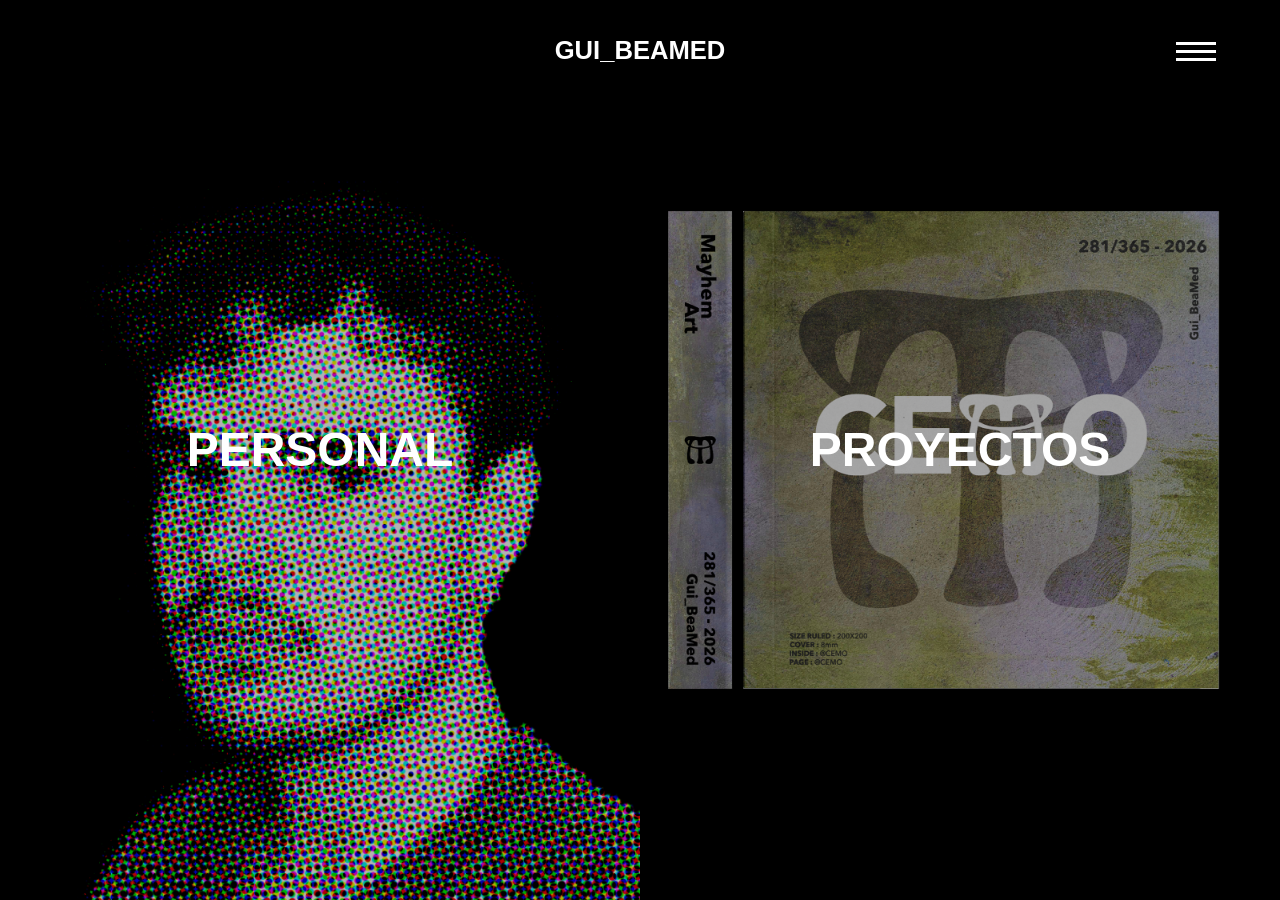
<file: index.html>
<!DOCTYPE html>
<html lang="es-ES">

<head>
    <meta charset="UTF-8">
    <meta name="viewport" content="width=device-width, initial-scale=1">

    <title>GUI_BEAMED</title>
    <meta name="description" content="Artista visual. Fotografía analógica, tipografía, tinta impresa y papel.">

    <!-- Tipografía Work Sans -->
    <link rel="preconnect" href="https://fonts.googleapis.com">
    <link rel="preconnect" href="https://fonts.gstatic.com" crossorigin>
    <link href="https://fonts.googleapis.com/css2?family=Work+Sans:wght@400;700&display=swap" rel="stylesheet">

    <!-- CSS de Splide -->
    <link rel="stylesheet" href="https://cdn.jsdelivr.net/npm/@splidejs/splide@4.1.4/dist/css/splide.min.css">

    <!-- Hoja de estilos propia -->
    <link rel="stylesheet" href="./style.css">
</head>

<body>

    <header id="header" class="header__home">
        <div class="container">
            <div class="header__content">

                <div class="logo logo-home">
                    <h1 class="logo__h1">GUI_BEAMED</h1>
                </div>



                <button class="menu-mobile"
                        type="button"
                        aria-label="Abrir menú"
                        aria-expanded="false"
                        aria-controls="nav">
                    <span class="menu-mobile-icon">
                        <span class="menu-mobile-bar"></span>
                    </span>
                </button>

            </div>

            <nav id="nav" class="navigation">
                <ul class="menu">
                    <li><a href="./personal.html">PERSONAL</a></li>
                    <li><a href="./proyectos.html">PROYECTOS</a></li>
                    <li><a href="#">PORTFOLIO</a></li>
                </ul>
            </nav>
        </div>
    </header>

    <main id="page">
        <section class="slideshow">

            <!-- PANEL PERSONAL -->
            <div id="slide01" class="splide splide__one">
                <a href="./personal.html" class="panel-link">

                    <div class="splide__text">
                        <h2 class="splide__title">Personal</h2>
                    </div>

                    <div class="splide__overlay"></div>

                    <div class="splide__track">
                        <ul class="splide__list">

                            <li class="splide__slide">
                                <div class="splide__image" style="background-image: url(./imgweb/YO.png);"></div>
                           </li>

                            <li class="splide__slide">
                                <div class="splide__image" style="background-image: url('./imgweb/YO.png');"></div>
                            </li>

                            <li class="splide__slide">
                                <div class="splide__image" style="background-image: url('./imgweb/YO.png');"></div>
                            </li>

                            <li class="splide__slide">
                                <div class="splide__image" style="background-image: url('./imgweb/YO.png');"></div>
                            </li>

                            <li class="splide__slide">
                                <div class="splide__image" style="background-image: url('./imgweb/YO.png');"></div>
                            </li>

                        </ul>
                    </div>

                </a>
            </div>

            <!-- PANEL PROYECTOS -->
            <div id="slide02" class="splide splide__two">

                <a href="./proyectos.html" class="panel-link">

                    <div class="splide__text">
                        <h2 class="splide__title">Proyectos</h2>
                    </div>

                    <div class="splide__overlay"></div>

                    <div class="splide__track">
                        <ul class="splide__list">

                            <li class="splide__slide">
                                <div class="splide__image" style="background-image: url('./imgweb/CEMOpng.png');"></div>
                            </li>

                            <li class="splide__slide">
                                <div class="splide__image" style="background-image: url('./imgweb/LPDM.png');"></div>
                            </li>

                            <li class="splide__slide">
                                <div class="splide__image" style="background-image: url('./imgweb/RIAL.png');"></div>
                            </li>

                            <li class="splide__slide">
                                <div class="splide__image" style="background-image: url('./imgweb/STARSTABS.png');"></div>
                            </li>

                            <li class="splide__slide">
                                <div class="splide__image" style="background-image: url('./imgweb/TarjetaCRB.png');"></div>

                        </ul>
                    </div>

                </a>
            </div>

        </section>
    </main>

    <!-- JavaScript de Splide -->
    <script src="https://cdn.jsdelivr.net/npm/@splidejs/splide@4.1.4/dist/js/splide.min.js"></script>

    <script>
        // Carrusel Personal
        new Splide("#slide01", {
            type: "loop",
            perPage: 1,
            perMove: 1,
            autoplay: true,
            interval: 3500,
            speed: 1000,
            arrows: false,
            pagination: false,
            drag: true,
            pauseOnHover: false,
            pauseOnFocus: false,
            rewind: false
        }).mount();

        // Carrusel Proyectos
        new Splide("#slide02", {
            type: "loop",
            perPage: 1,
            perMove: 1,
            autoplay: true,
            interval: 3500,
            speed: 1000,
            arrows: false,
            pagination: false,
            drag: true,
            pauseOnHover: false,
            pauseOnFocus: false,
            rewind: false
        }).mount();

        // Menú móvil
        const menuButton = document.querySelector(".menu-mobile");
        const navigation = document.querySelector("#nav");

        menuButton.addEventListener("click", function () {
            const isOpen = navigation.classList.toggle("open");

            menuButton.classList.toggle("close", isOpen);
            menuButton.setAttribute("aria-expanded", isOpen);
            menuButton.setAttribute(
                "aria-label",
                isOpen ? "Cerrar menú" : "Abrir menú"
            );
        });
    </script>

</body>
</html>
</file>
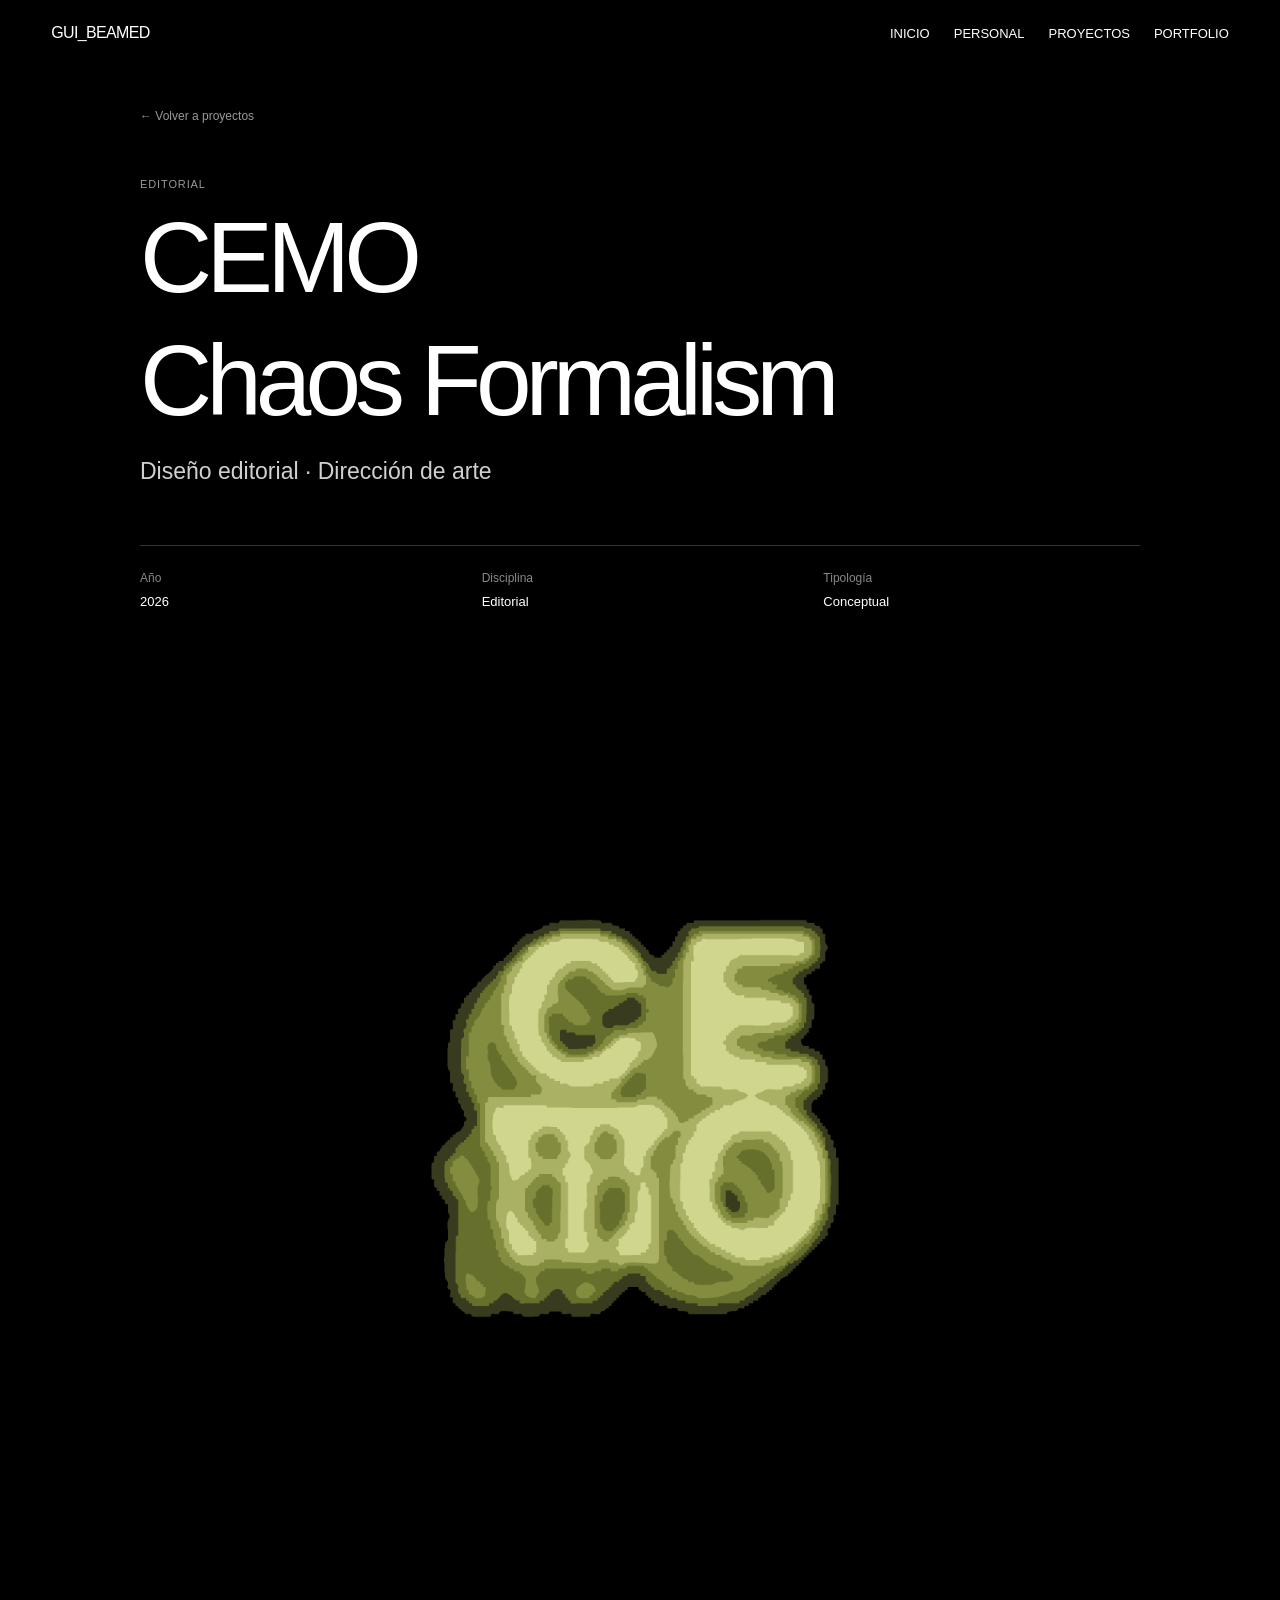
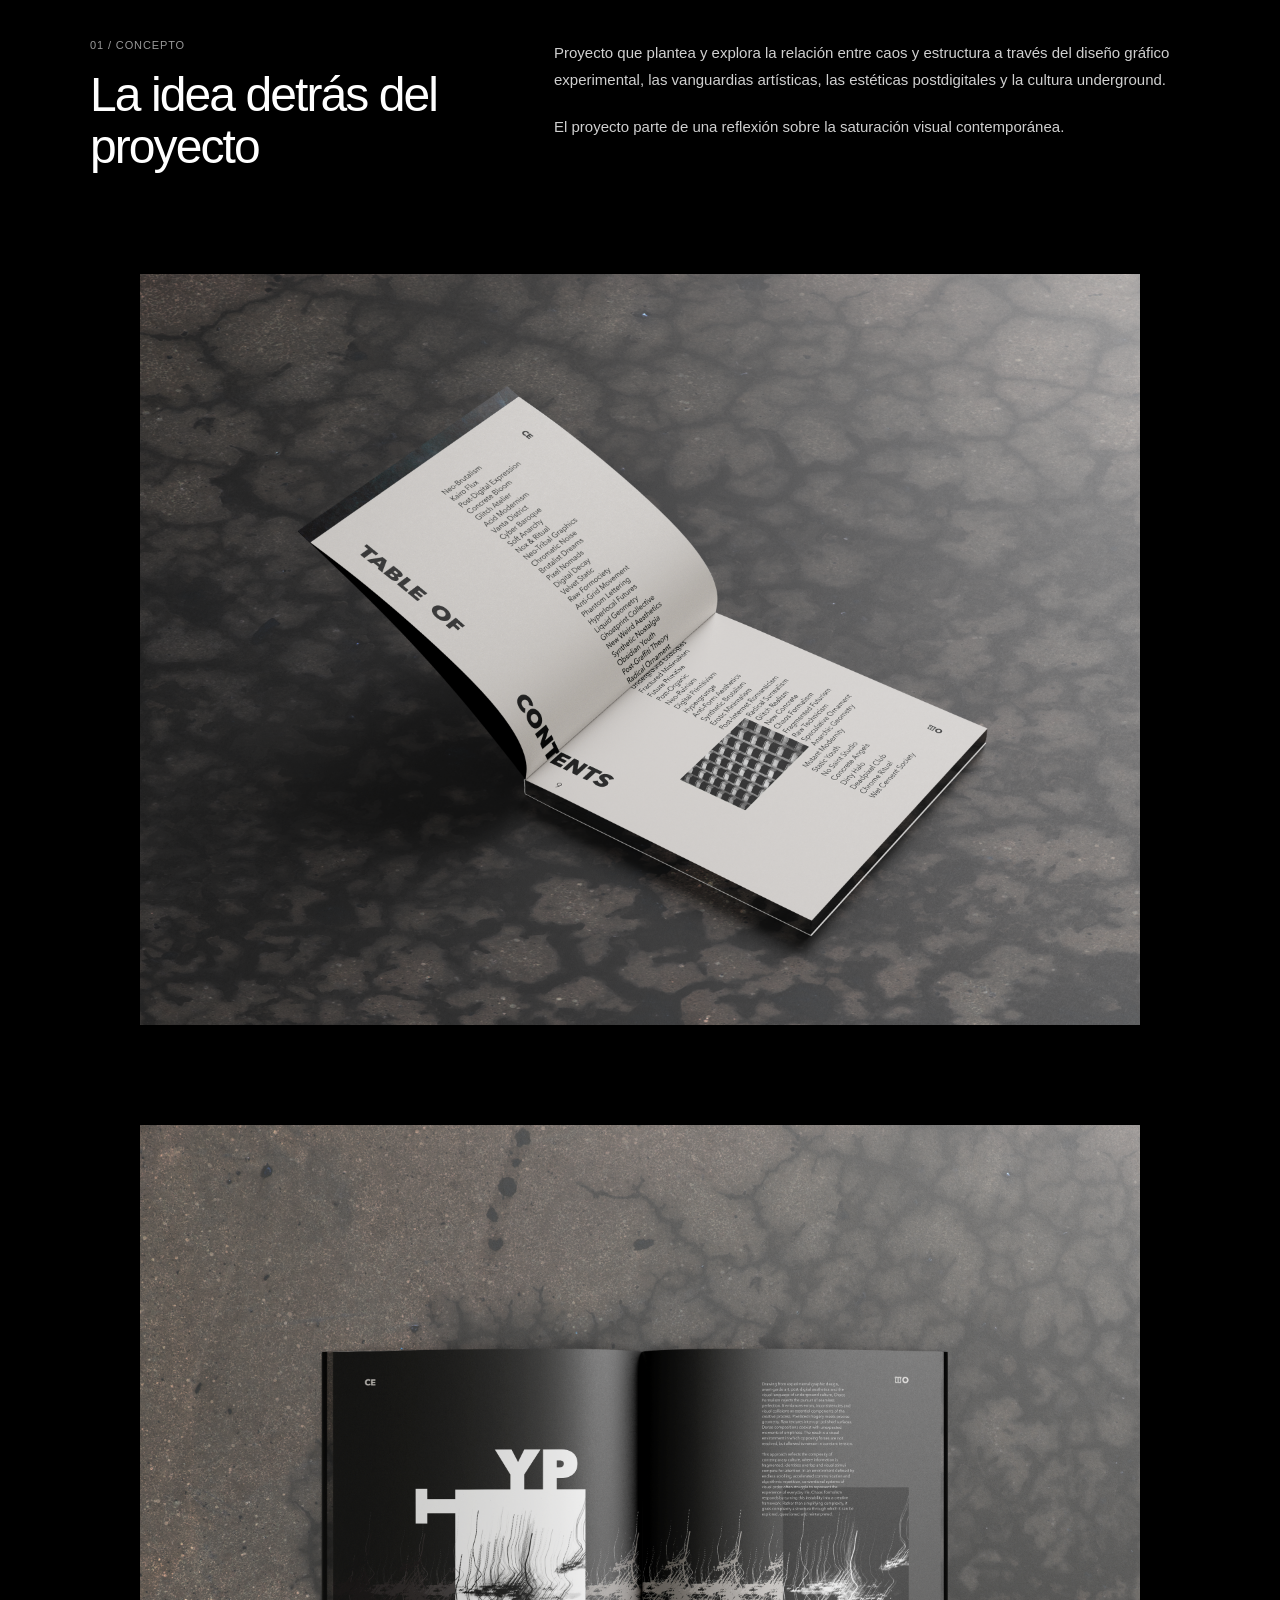
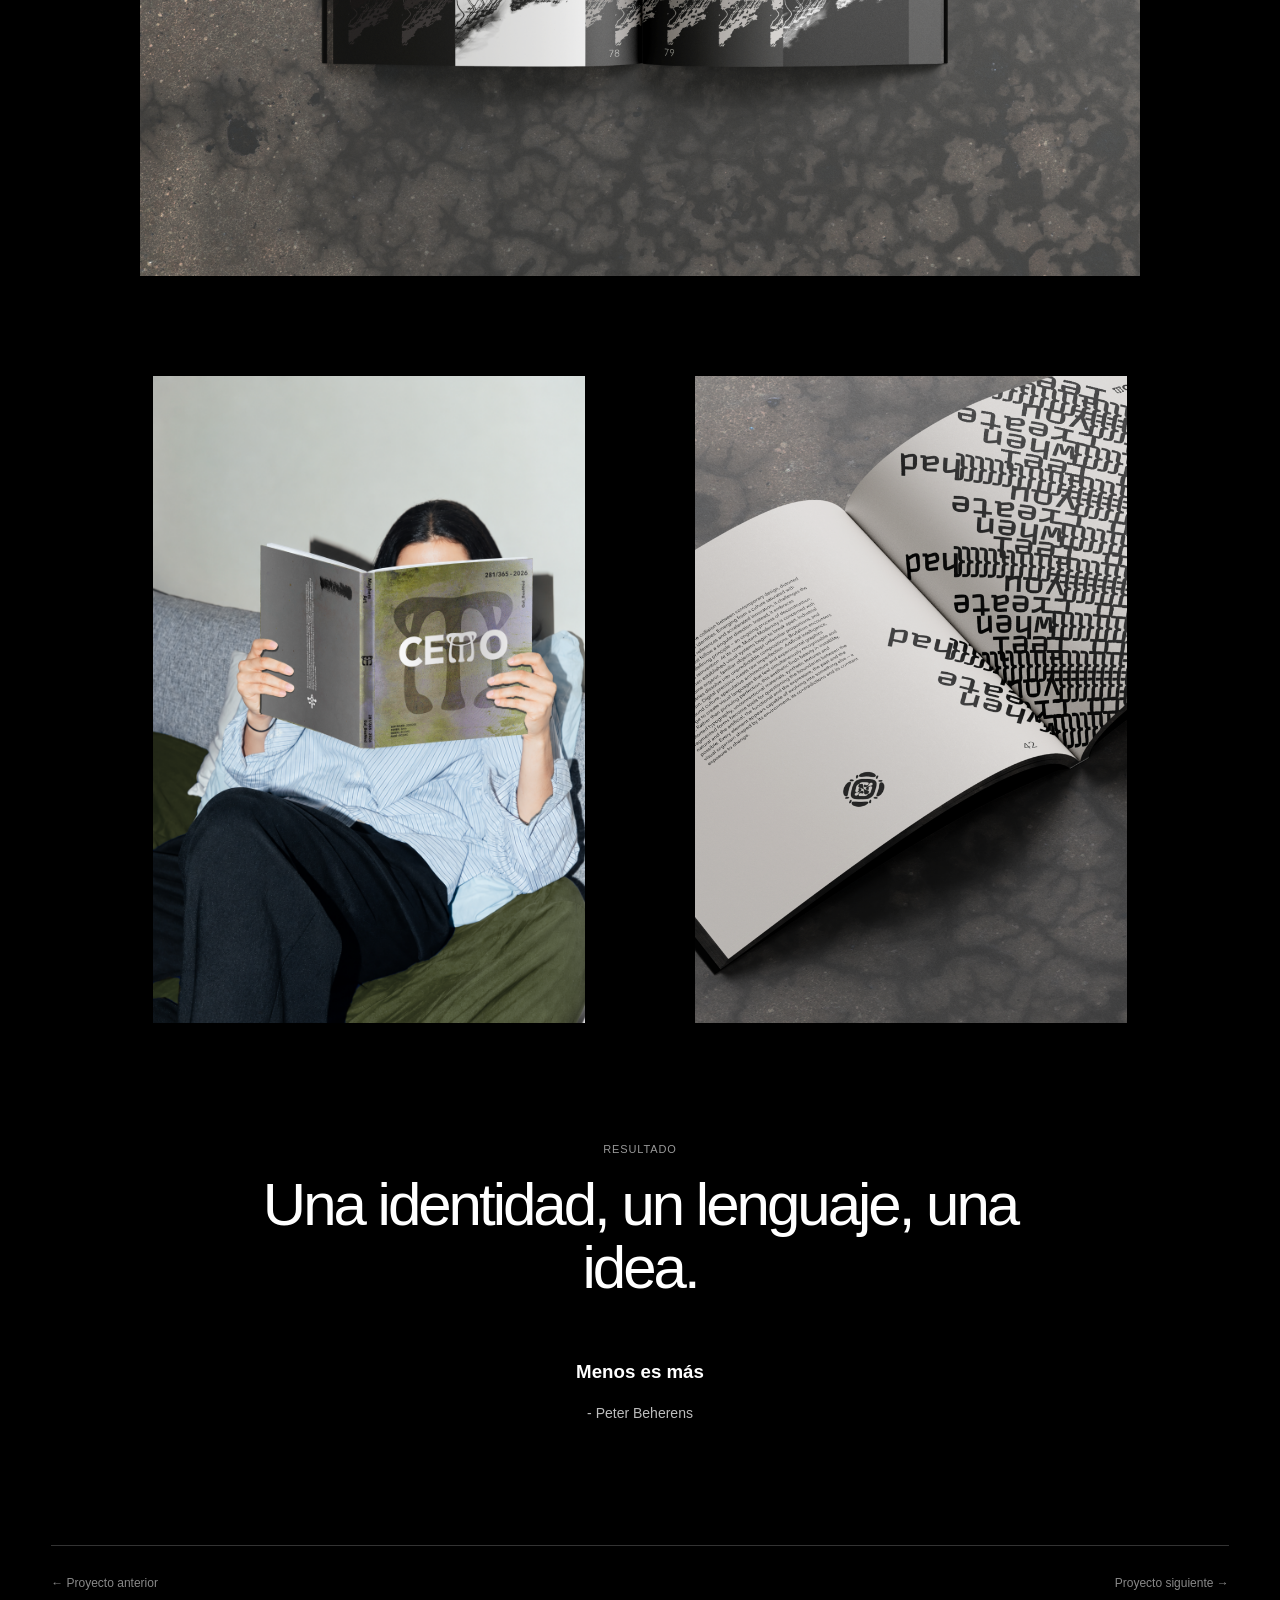
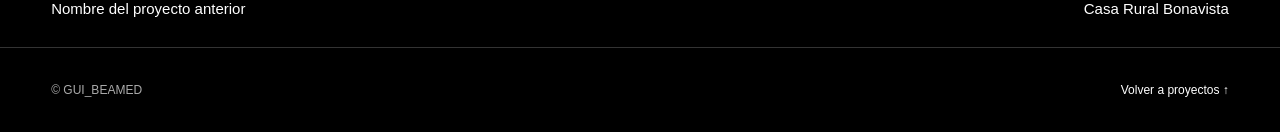
<file: cemo.html>
<!DOCTYPE html>
<html lang="es">

<head>
    <meta charset="UTF-8">
    <meta name="viewport" content="width=device-width, initial-scale=1.0">

    <title>CEMO — GUI_BEAMED</title>
    <meta name="description" content="Descripción del proyecto de diseño.">

    <!-- Tipografía -->
    <link rel="preconnect" href="https://fonts.googleapis.com">
    <link rel="preconnect" href="https://fonts.gstatic.com" crossorigin>
    <link href="https://fonts.googleapis.com/css2?family=Work+Sans:wght@400;500;700&display=swap" rel="stylesheet">

    <!-- CSS compartido por todos los proyectos -->
    <link rel="stylesheet" href="./cemostyle.css">
</head>

<body>

    <!-- CABECERA: misma estética que Proyectos -->
    <header class="cabecera-proyectos">

        <a href="./index.html" class="logo">GUI_BEAMED</a>

        <nav class="menu">
            <a href="./index.html">INICIO</a>
            <a href="./personal.html" aria-current="page">PERSONAL</a>
            <a href="./proyectos.html">PROYECTOS</a>
            <a href="#">PORTFOLIO</a>
        </nav>

    </header>

    <!-- CONTENIDO DEL PROYECTO -->
    <main class="detalle-proyecto">

        <!-- Presentación -->
        <section class="proyecto-intro">

            <a href="./proyectos.html" class="volver-proyectos">
                ← Volver a proyectos
            </a>

            <p class="proyecto-categoria">EDITORIAL</p>

            <h1>CEMO</h1>
            <h1>Chaos Formalism</h1>

            <p class="proyecto-resumen">
                Diseño editorial · Dirección de arte
            </p>

            <div class="proyecto-datos">
                <div>
                    <span class="dato-label">Año</span>
                    <p>2026</p>
                </div>

                <div>
                    <span class="dato-label">Disciplina</span>
                    <p>Editorial</p>
                </div>

                <div>
                    <span class="dato-label">Tipología</span>
                    <p>Conceptual</p>
                </div>
            </div>

        </section>

        <!-- Imagen principal -->
        <section class="proyecto-portada">
            <img
                src="./imgweb/img_cemo/imgcemo-05.png"
                alt="Imagen principal del proyecto">
        </section>

        <!-- Descripción del concepto -->
        <section class="proyecto-bloque">

            <div class="proyecto-bloque-titulo">
                <p class="proyecto-etiqueta">01 / CONCEPTO</p>
                <h2>La idea detrás del proyecto</h2>
            </div>

            <div class="proyecto-bloque-texto">
                <p>
                    Proyecto que plantea y explora la relación entre caos y estructura a través del diseño gráfico experimental, las vanguardias artísticas, las estéticas postdigitales y la cultura underground.
                </p>

                <p>
                    El proyecto parte de una reflexión sobre la saturación visual contemporánea.
                </p>
            </div>

        </section>

        <!-- Imagen a ancho completo -->
        <section class="proyecto-imagen">
            <img
                src="./imgweb/img_cemo/Free_Book_Mockup_3.png"
                alt="Detalle visual del proyecto">
        </section>

        <!-- Segunda imagen a ancho completo -->
        <section class="proyecto-imagen">
            <img
                src="./imgweb/img_cemo/Free_Book_Mockup_6.png"
                alt="Detalle visual del proyecto">
        </section>

        <!-- Galería de imágenes -->
        <section class="proyecto-galeria">

            <img
                src="./imgweb/img_cemo/tialeyendo.png"
                alt="Primera aplicación del proyecto">

            <img
                src="./imgweb/img_cemo/primerplano.png"
                alt="Segunda aplicación del proyecto">

        </section>

        <!-- Cierre -->
        <section class="proyecto-cierre">

            <p class="proyecto-etiqueta">RESULTADO</p>

            <h2>Una identidad, un lenguaje, una idea.</h2>
<br>
            <h3>Menos es más</h3>
            <p>- Peter Beherens</p>

        </section>

        <!-- Navegación entre proyectos -->
        <nav class="proyecto-navegacion" aria-label="Navegación entre proyectos">

            <a href="proyecto-anterior.html">
                <span>← Proyecto anterior</span>
                <strong>Nombre del proyecto anterior</strong>
            </a>

            <a href="./crb.html" class="proyecto-siguiente">
                <span>Proyecto siguiente →</span>
                <strong>Casa Rural Bonavista</strong>
            </a>

        </nav>

    </main>

    <!-- PIE DE PÁGINA -->
    <footer class="pie">
        <span>© GUI_BEAMED</span>
        <a href="proyectos.html">Volver a proyectos ↑</a>
    </footer>

</body>
</html>
</file>
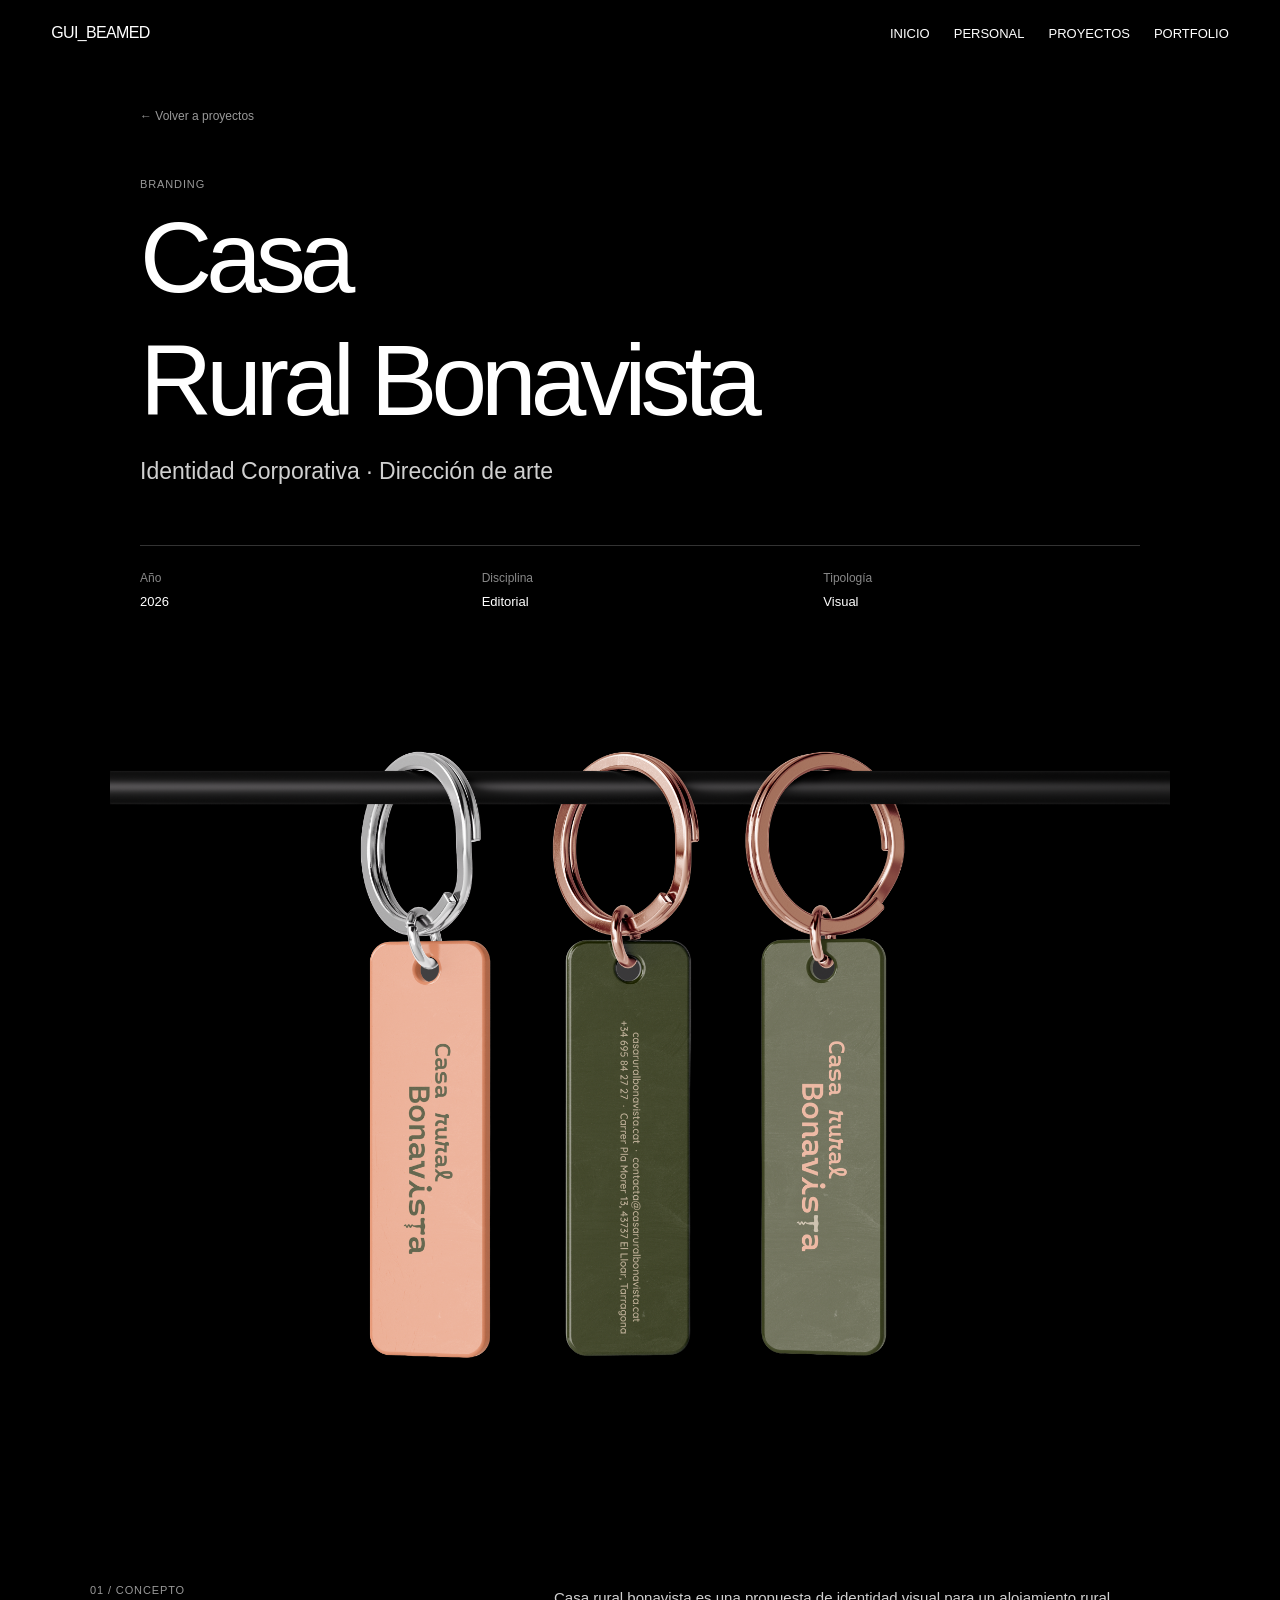
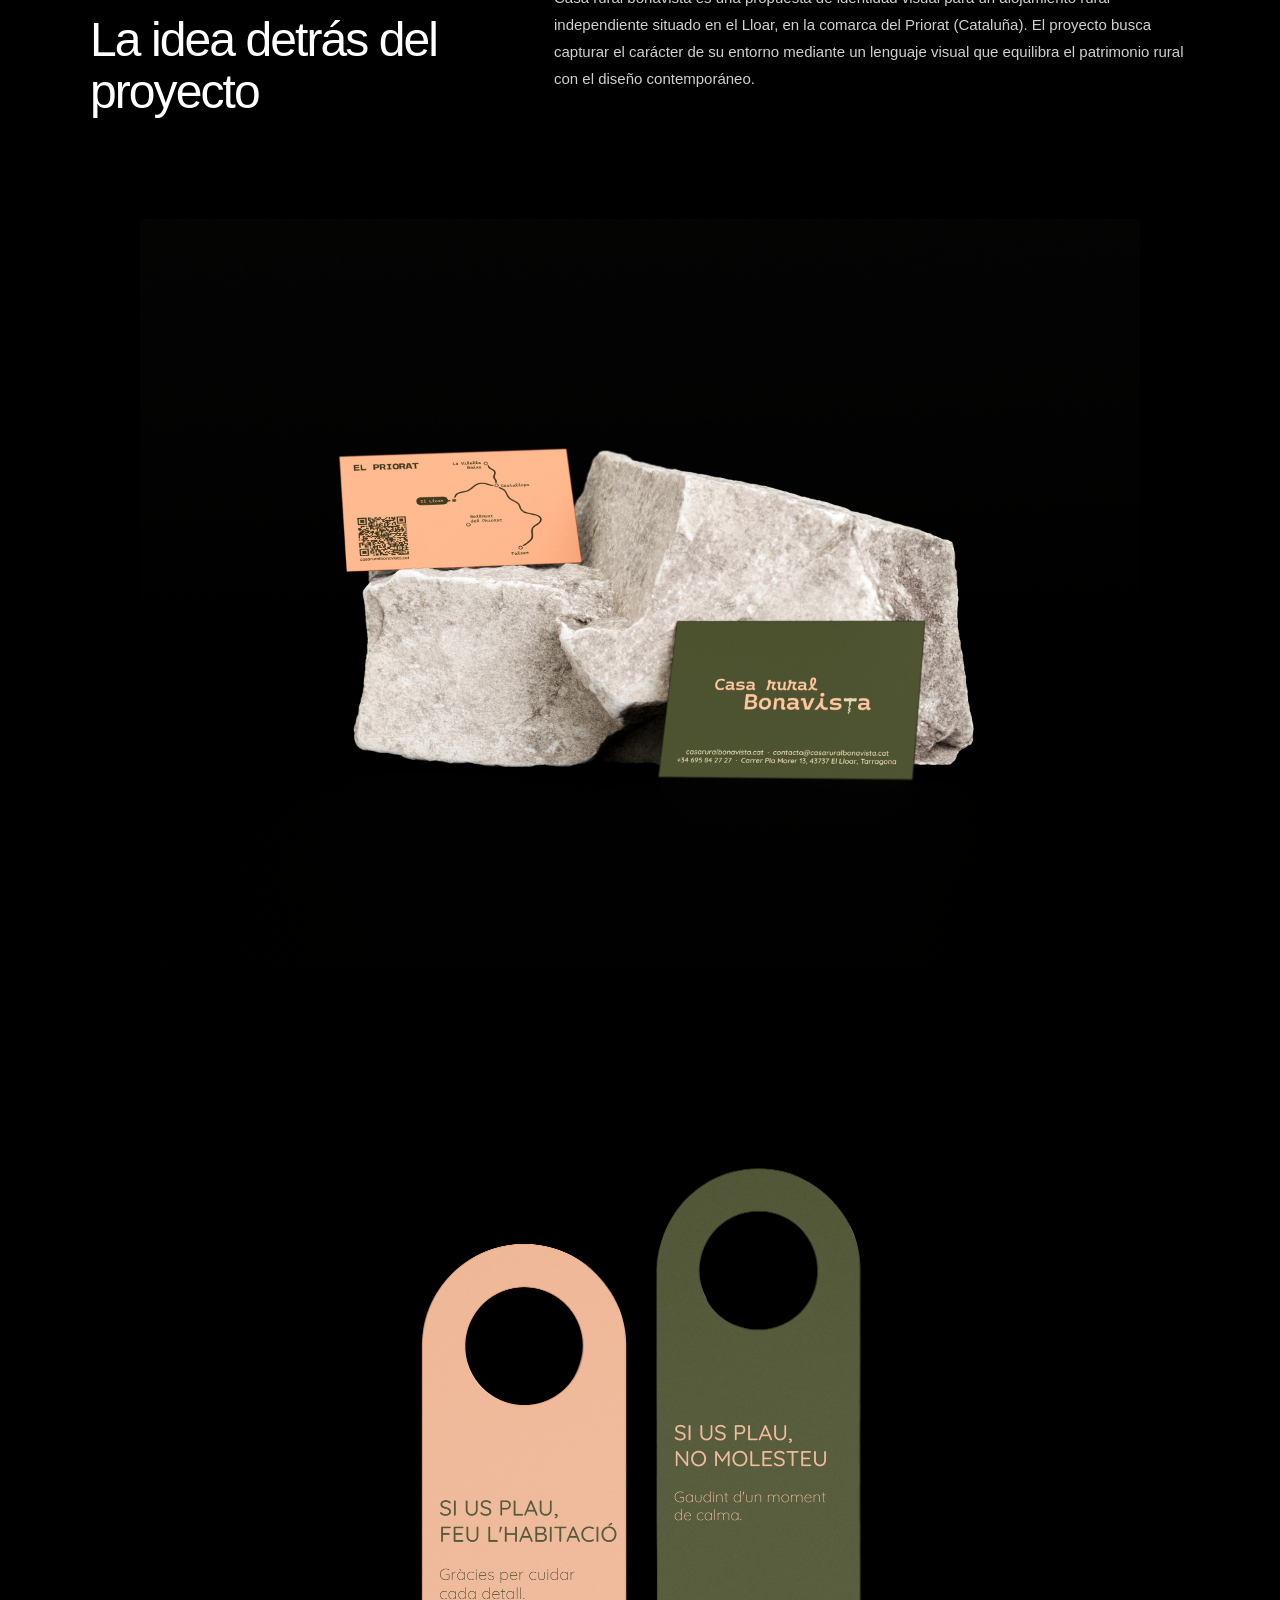
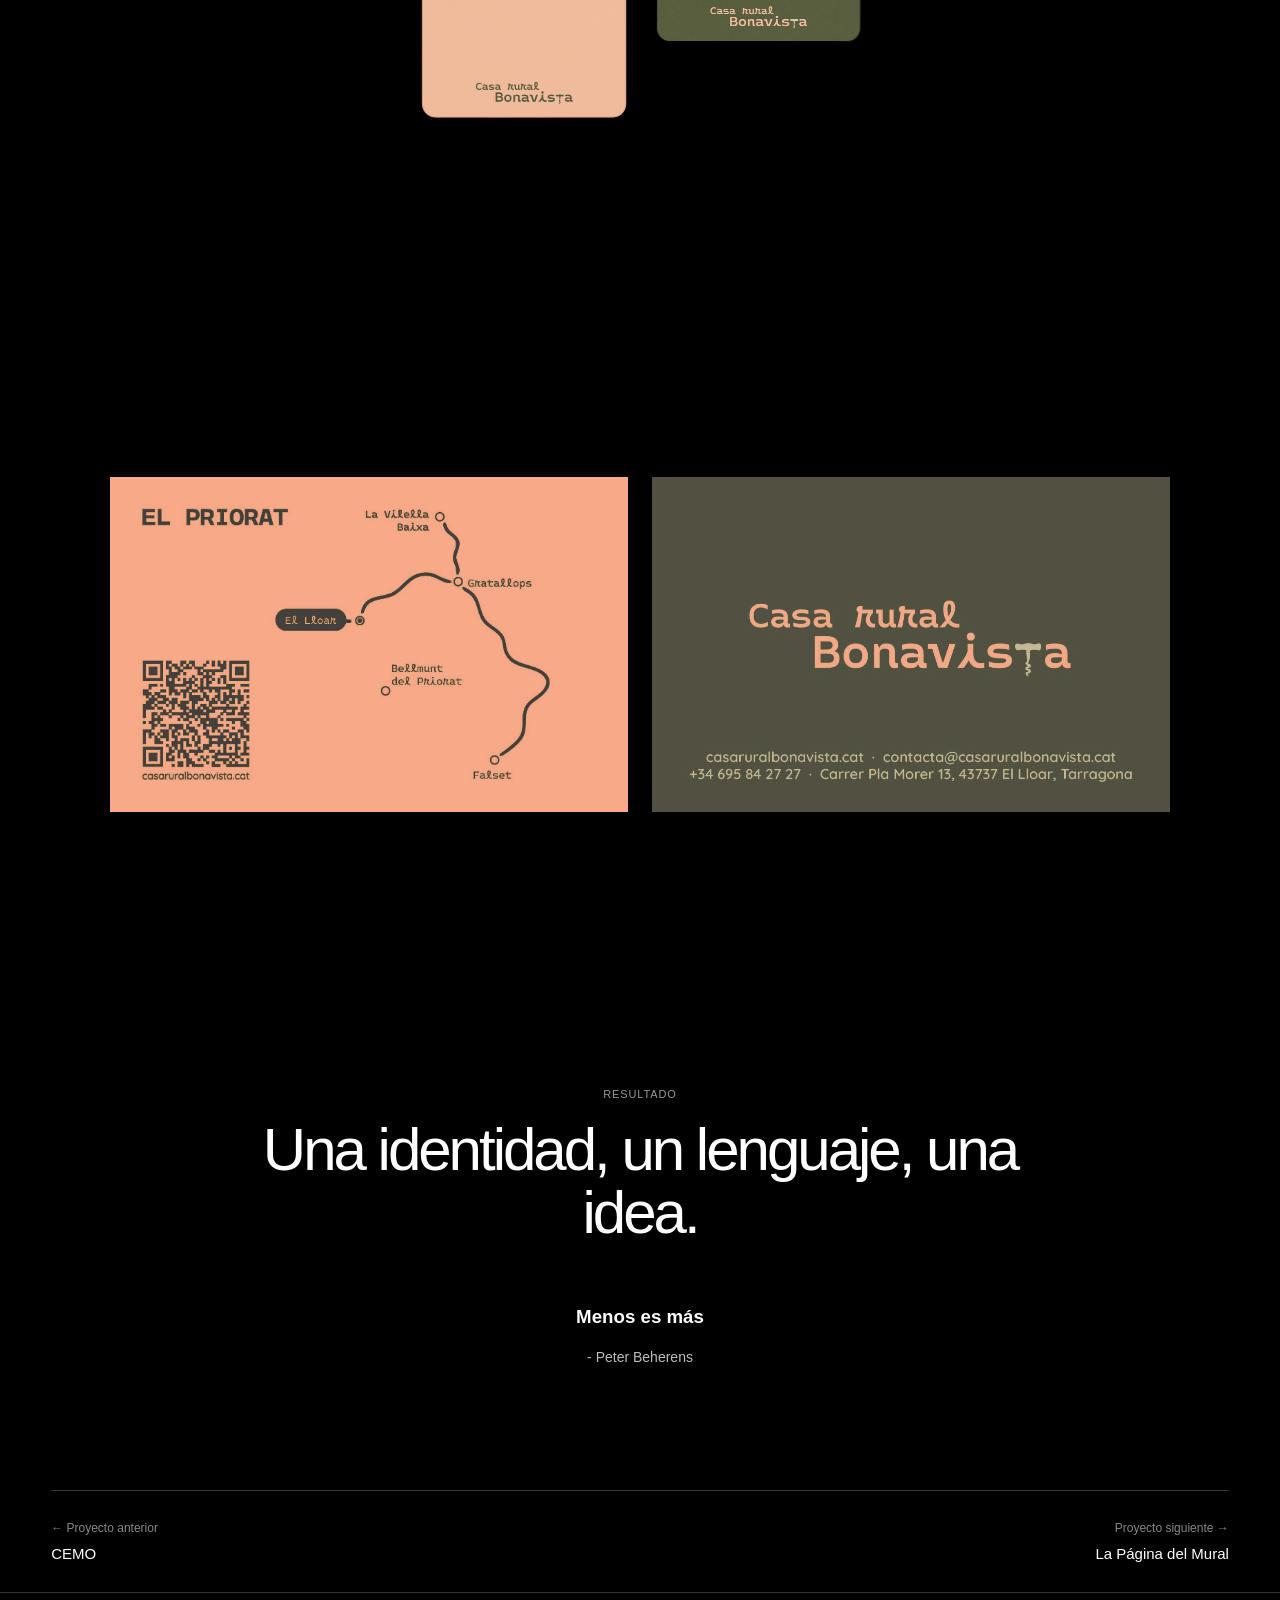
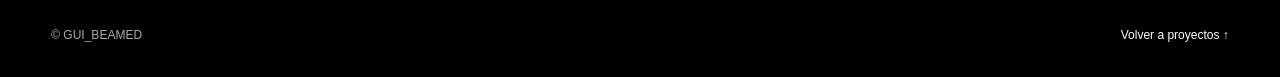
<file: crb.html>
<!DOCTYPE html>
<html lang="es">

<head>
    <meta charset="UTF-8">
    <meta name="viewport" content="width=device-width, initial-scale=1.0">

    <title>Casa Rural Bonavista — GUI_BEAMED</title>
    <meta name="description" content="Descripción del proyecto de diseño.">

    <!-- Tipografía -->
    <link rel="preconnect" href="https://fonts.googleapis.com">
    <link rel="preconnect" href="https://fonts.gstatic.com" crossorigin>
    <link href="https://fonts.googleapis.com/css2?family=Work+Sans:wght@400;500;700&display=swap" rel="stylesheet">

    <!-- CSS compartido por todos los proyectos -->
    <link rel="stylesheet" href="./cemostyle.css">
</head>

<body>

    <!-- CABECERA: misma estética que Proyectos -->
    <header class="cabecera-proyectos">

        <a href="./index.html" class="logo">GUI_BEAMED</a>

        <nav class="menu">
            <a href="./index.html">INICIO</a>
            <a href="./personal.html" aria-current="page">PERSONAL</a>
            <a href="./proyectos.html">PROYECTOS</a>
            <a href="#">PORTFOLIO</a>
        </nav>

    </header>

    <!-- CONTENIDO DEL PROYECTO -->
    <main class="detalle-proyecto">

        <!-- Presentación -->
        <section class="proyecto-intro">

            <a href="./proyectos.html" class="volver-proyectos">
                ← Volver a proyectos
            </a>

            <p class="proyecto-categoria">BRANDING</p>

            <h1>Casa</h1>
            <h1>Rural Bonavista</h1>

            <p class="proyecto-resumen">
                Identidad Corporativa · Dirección de arte
            </p>

            <div class="proyecto-datos">
                <div>
                    <span class="dato-label">Año</span>
                    <p>2026</p>
                </div>

                <div>
                    <span class="dato-label">Disciplina</span>
                    <p>Editorial</p>
                </div>

                <div>
                    <span class="dato-label">Tipología</span>
                    <p>Visual</p>
                </div>
            </div>

        </section>

        <!-- Imagen principal -->
        <section class="proyecto-portada">
            <img
                src="./imgweb/img_crb/Simple_Keychain_Mockup_55.png"
                alt="Imagen principal del proyecto">
        </section>

        <!-- Descripción del concepto -->
        <section class="proyecto-bloque">

            <div class="proyecto-bloque-titulo">
                <p class="proyecto-etiqueta">01 / CONCEPTO</p>
                <h2>La idea detrás del proyecto</h2>
            </div>

            <div class="proyecto-bloque-texto">
                <p>
               Casa rural bonavista es una propuesta de identidad visual para un alojamiento rural independiente situado en el Lloar, en la comarca del Priorat (Cataluña). 
El proyecto busca capturar el carácter de su entorno mediante un lenguaje visual que equilibra el patrimonio rural con el diseño contemporáneo.
                </p>
            </div>

        </section>

        <!-- Imagen a ancho completo -->
        <section class="proyecto-imagen">
            <img
                src="./imgweb/img_crb/Free_Business_Card_Mockup_3.png"
                alt="Detalle visual del proyecto">
        </section>

        <!-- Segunda imagen a ancho completo -->
        <section class="proyecto-imagen">
            <img
                src="./imgweb/img_crb/Free_Door_Hanger_Mockup_3.png"
                alt="Detalle visual del proyecto">
        </section>

        <!-- Galería de imágenes -->
        <section class="proyecto-galeria">

            <img
                src="./imgweb/img_crb/TarjetaVisita_CasaBONAVISTA-05.jpg"
                alt="Primera aplicación del proyecto">

            <img
                src="./imgweb/img_crb/TarjetaVisita_CasaBONAVISTA-04.jpg"
                alt="Segunda aplicación del proyecto">

        </section>

        <!-- Cierre -->
        <section class="proyecto-cierre">

            <p class="proyecto-etiqueta">RESULTADO</p>

            <h2>Una identidad, un lenguaje, una idea.</h2>
<br>
            <h3>Menos es más</h3>
            <p>- Peter Beherens</p>

        </section>

        <!-- Navegación entre proyectos -->
        <nav class="proyecto-navegacion" aria-label="Navegación entre proyectos">

            <a href="./cemo.html">
                <span>← Proyecto anterior</span>
                <strong>CEMO</strong>
            </a>

            <a href="./lpdm.html" class="proyecto-siguiente">
                <span>Proyecto siguiente →</span>
                <strong>La Página del Mural</strong>
            </a>

        </nav>

    </main>

    <!-- PIE DE PÁGINA -->
    <footer class="pie">
        <span>© GUI_BEAMED</span>
        <a href="proyectos.html">Volver a proyectos ↑</a>
    </footer>

</body>
</html>
</file>
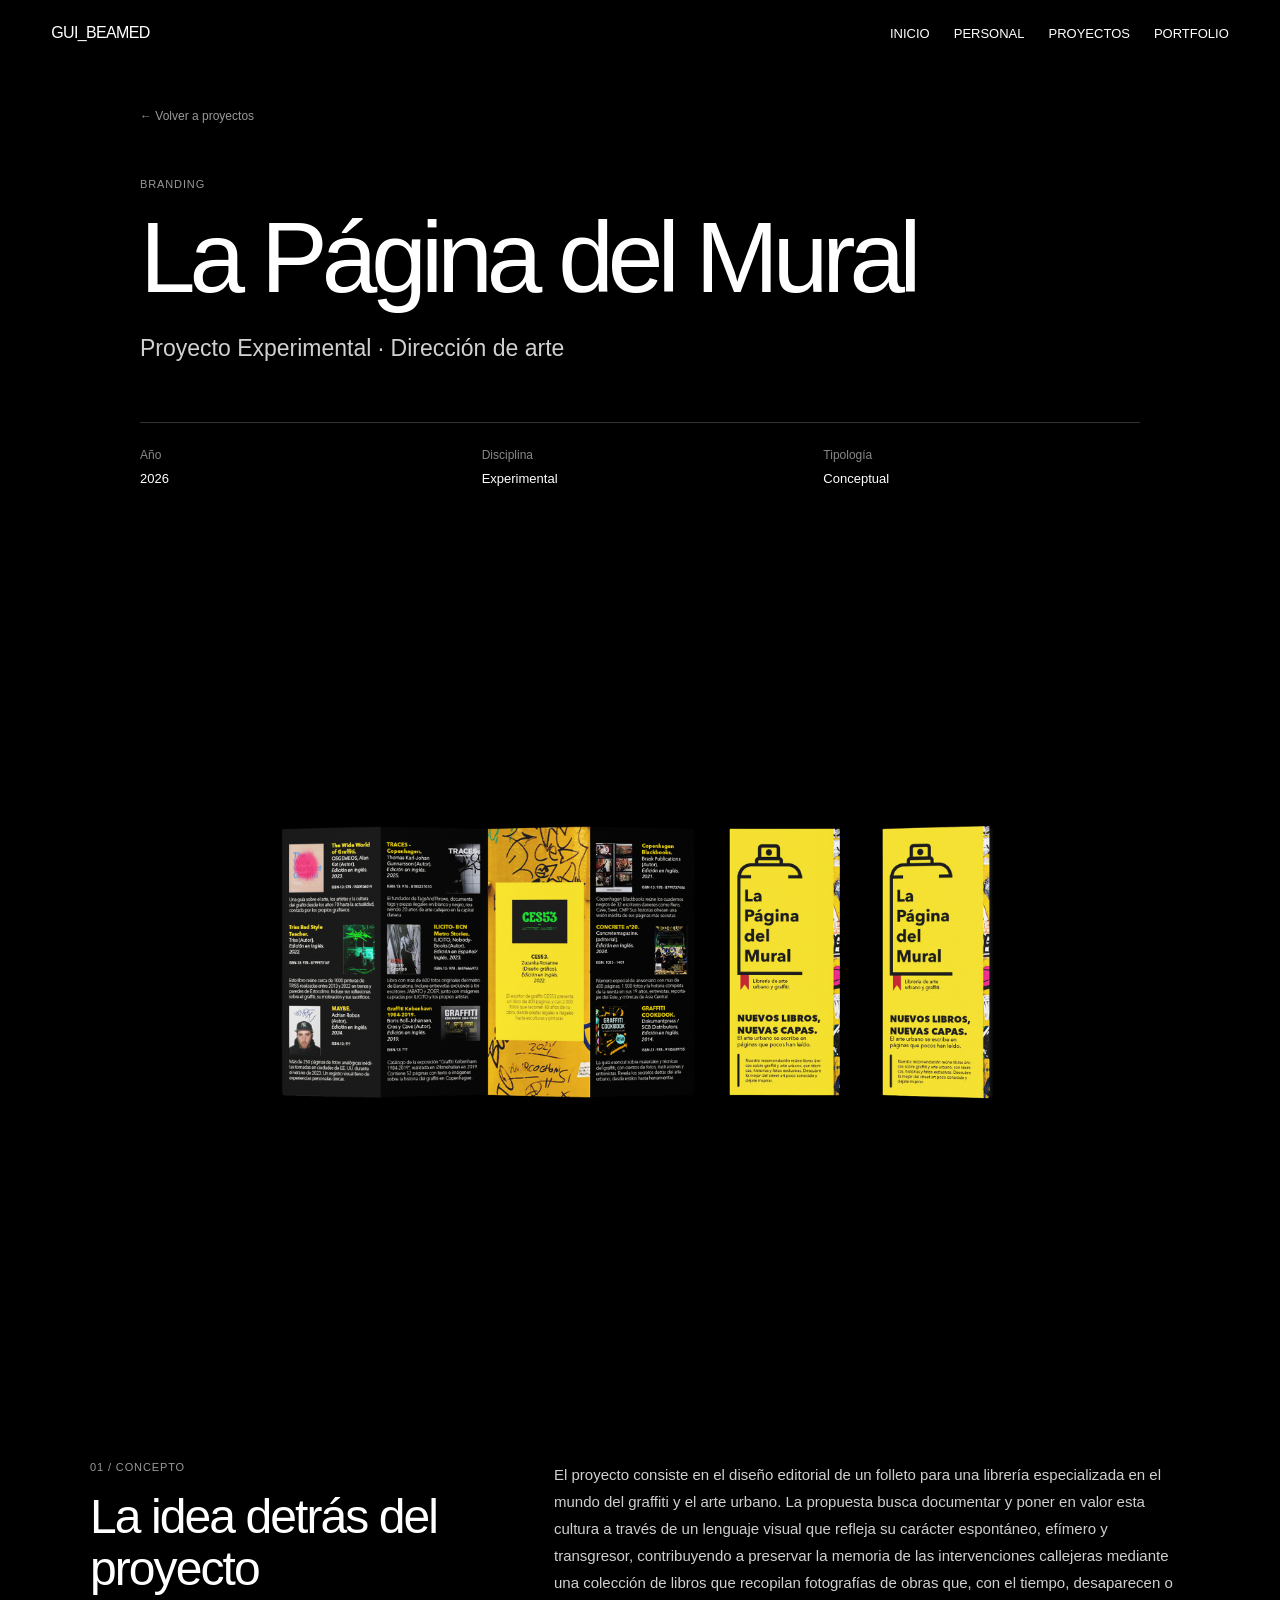
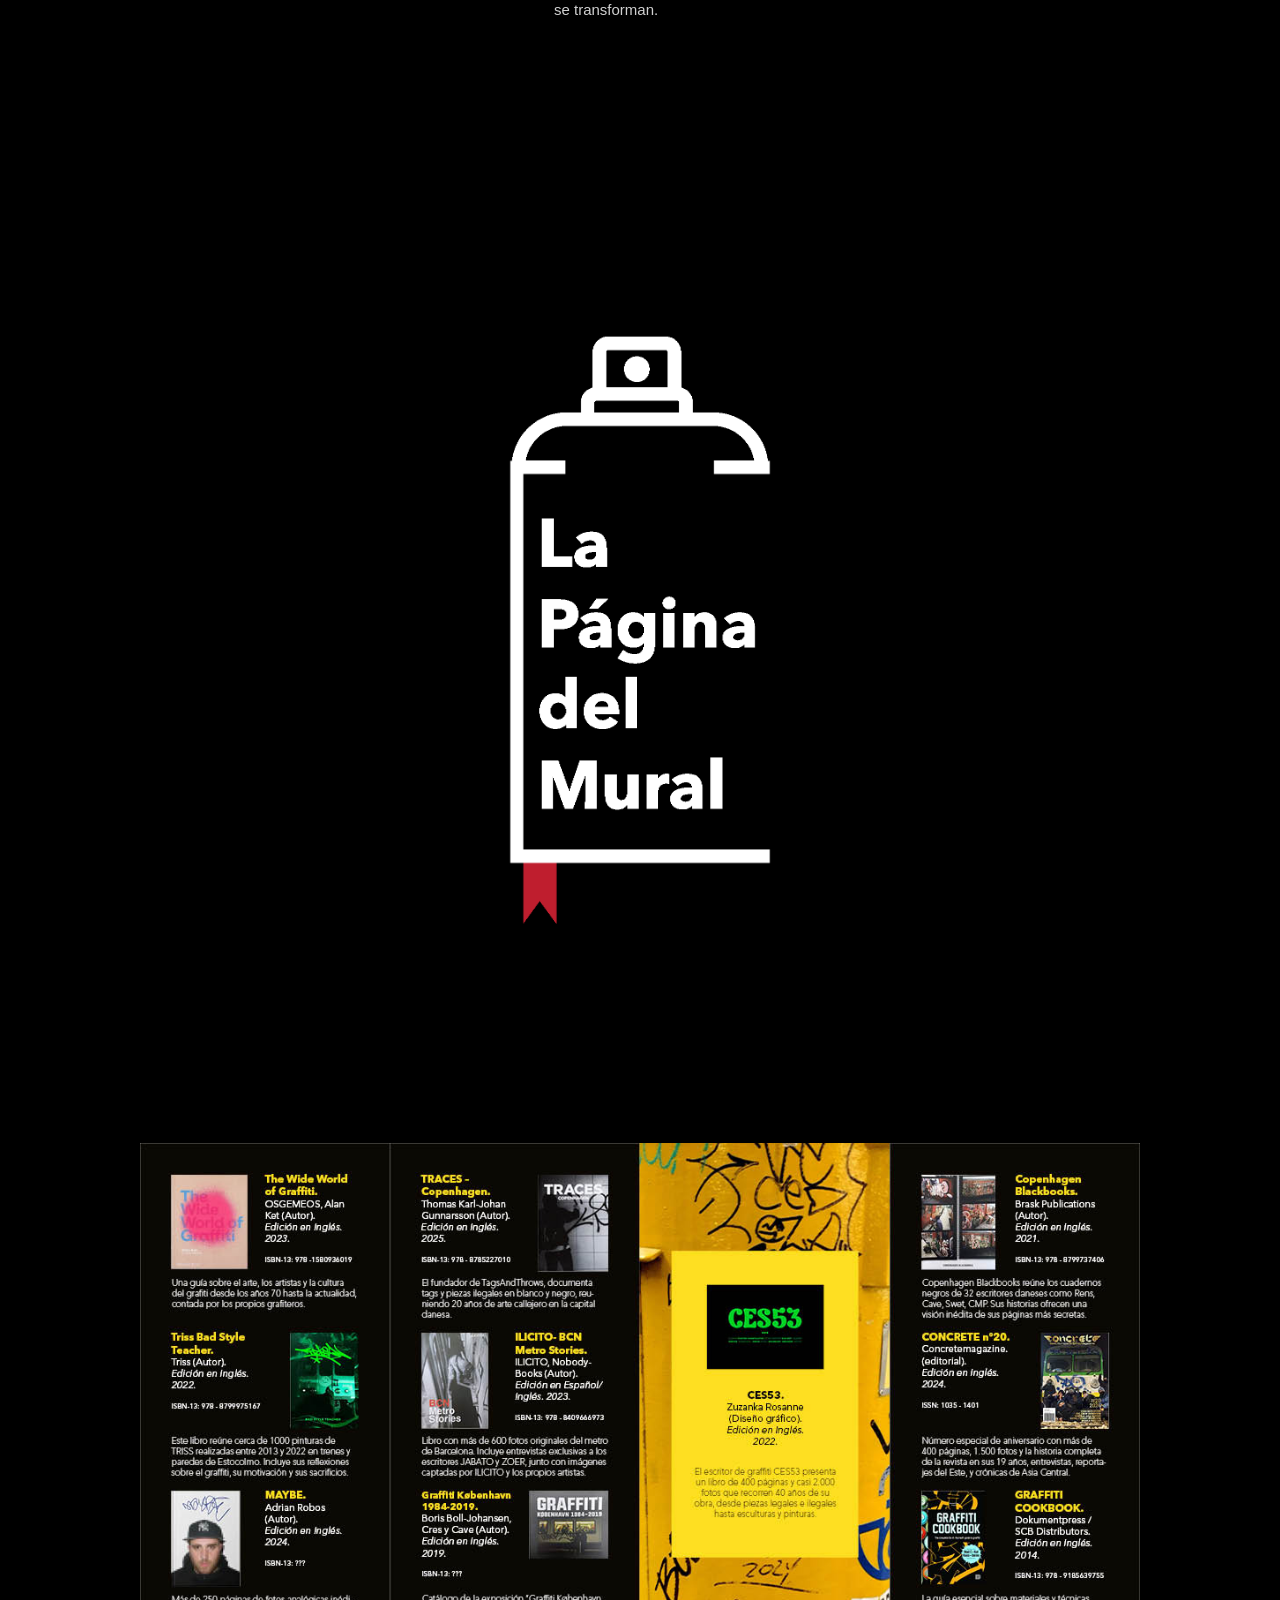
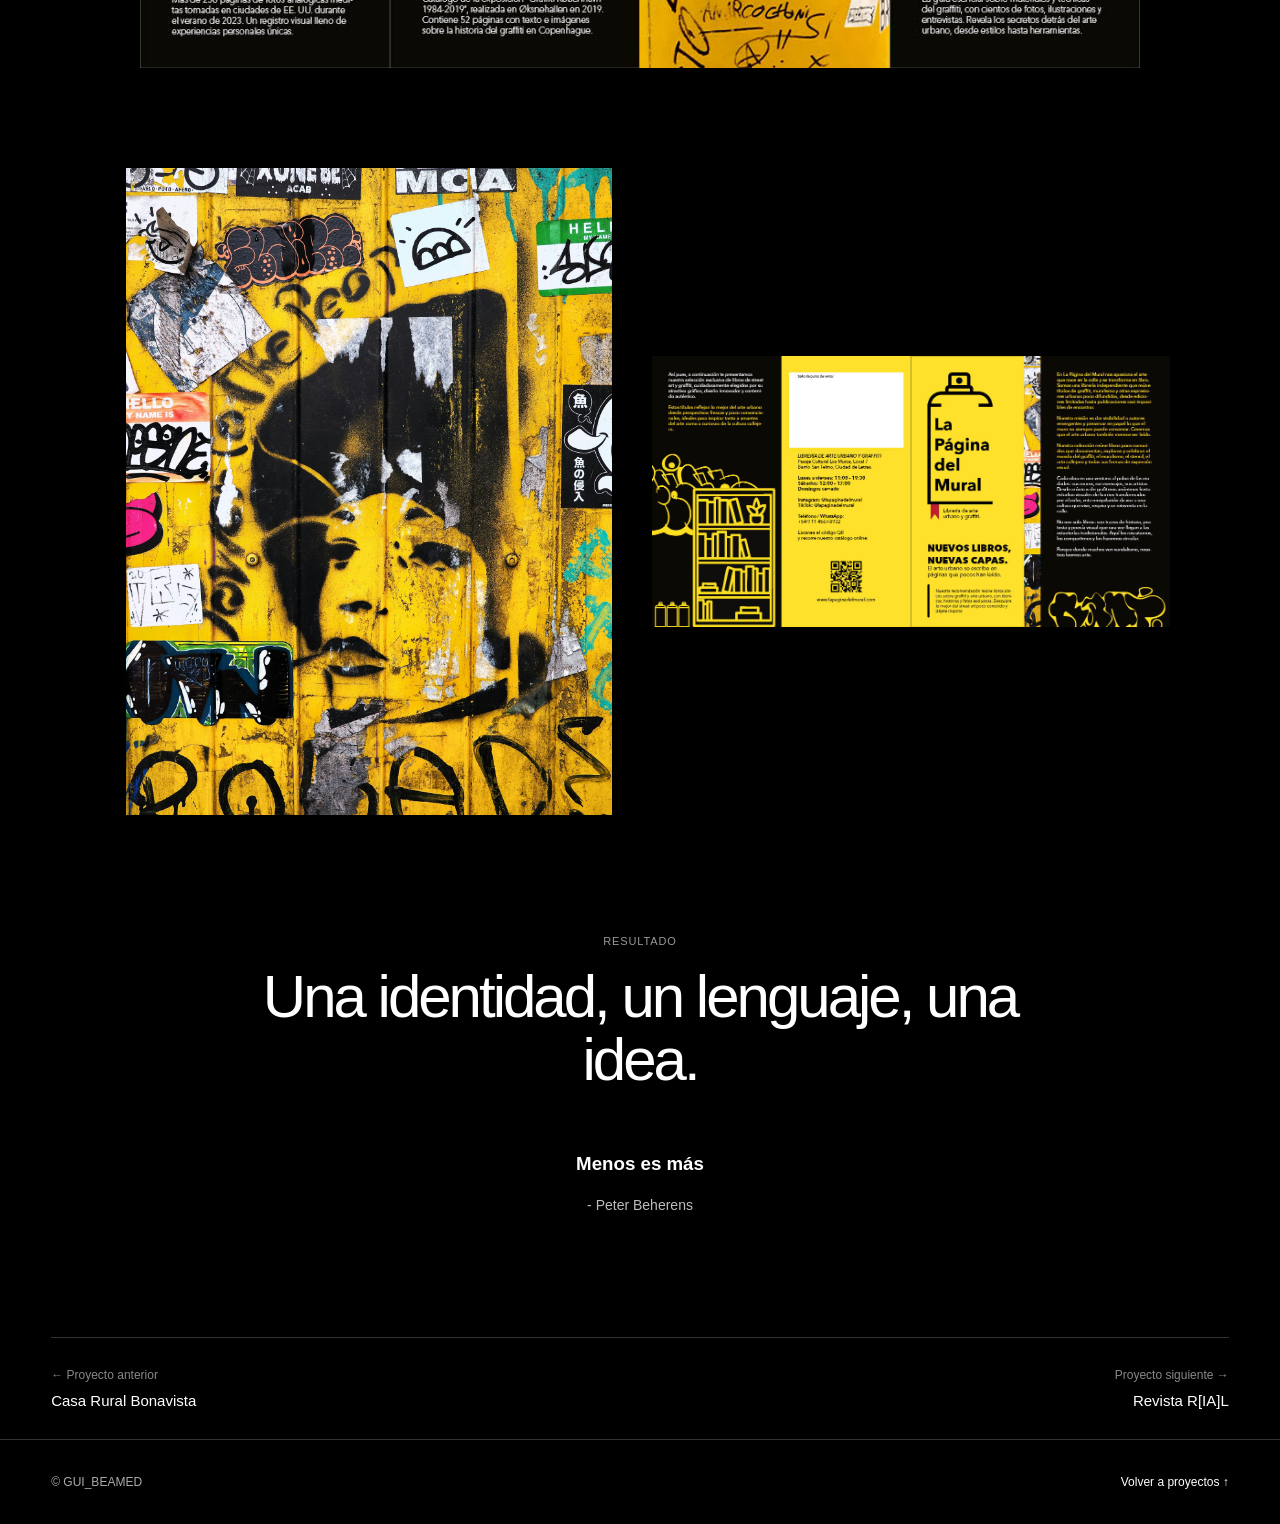
<file: lpdm.html>
<!DOCTYPE html>
<html lang="es">

<head>
    <meta charset="UTF-8">
    <meta name="viewport" content="width=device-width, initial-scale=1.0">

    <title>La Páina del Mural — GUI_BEAMED</title>
    <meta name="description" content="Descripción del proyecto de diseño.">

    <!-- Tipografía -->
    <link rel="preconnect" href="https://fonts.googleapis.com">
    <link rel="preconnect" href="https://fonts.gstatic.com" crossorigin>
    <link href="https://fonts.googleapis.com/css2?family=Work+Sans:wght@400;500;700&display=swap" rel="stylesheet">

    <!-- CSS compartido por todos los proyectos -->
    <link rel="stylesheet" href="./cemostyle.css">
</head>

<body>

    <!-- CABECERA: misma estética que Proyectos -->
    <header class="cabecera-proyectos">

        <a href="./index.html" class="logo">GUI_BEAMED</a>

        <nav class="menu">
            <a href="./index.html">INICIO</a>
            <a href="./personal.html" aria-current="page">PERSONAL</a>
            <a href="./proyectos.html">PROYECTOS</a>
            <a href="#">PORTFOLIO</a>
        </nav>

    </header>

    <!-- CONTENIDO DEL PROYECTO -->
    <main class="detalle-proyecto">

        <!-- Presentación -->
        <section class="proyecto-intro">

            <a href="./proyectos.html" class="volver-proyectos">
                ← Volver a proyectos
            </a>

            <p class="proyecto-categoria">BRANDING</p>

            <h1>La Página del Mural</h1>

            <p class="proyecto-resumen">
                Proyecto Experimental · Dirección de arte
            </p>

            <div class="proyecto-datos">
                <div>
                    <span class="dato-label">Año</span>
                    <p>2026</p>
                </div>

                <div>
                    <span class="dato-label">Disciplina</span>
                    <p>Experimental</p>
                </div>

                <div>
                    <span class="dato-label">Tipología</span>
                    <p>Conceptual</p>
                </div>
            </div>

        </section>

        <!-- Imagen principal -->
        <section class="proyecto-portada">
            <img
                src="./imgweb/img_lpdm/lpdm.png"
                alt="Imagen principal del proyecto">
        </section>

        <!-- Descripción del concepto -->
        <section class="proyecto-bloque">

            <div class="proyecto-bloque-titulo">
                <p class="proyecto-etiqueta">01 / CONCEPTO</p>
                <h2>La idea detrás del proyecto</h2>
            </div>

            <div class="proyecto-bloque-texto">
                <p>
               El proyecto consiste en el diseño editorial de un folleto para una librería especializada en el mundo del graffiti y el arte urbano. La propuesta busca documentar y poner en valor esta cultura a través de un lenguaje visual que refleja su carácter espontáneo, efímero y transgresor, contribuyendo a preservar la memoria de las intervenciones callejeras mediante una colección de libros que recopilan fotografías de obras que, con el tiempo, desaparecen o se transforman.
                </p>
            </div>

        </section>

        <!-- Imagen a ancho completo -->
        <section class="proyecto-imagen">
            <img
                src="./imgweb/img_lpdm/logo-02.png"
                alt="Detalle visual del proyecto">
        </section>

        <!-- Segunda imagen a ancho completo -->
        <section class="proyecto-imagen">
            <img
                src="./imgweb/img_lpdm/FOLLETO_g2.jpg"
                alt="Detalle visual del proyecto">
        </section>

        <!-- Galería de imágenes -->
        <section class="proyecto-galeria">

            <img
                src="./imgweb/img_lpdm/photo-1615841697411-07eda7e970b5.jpg"
                alt="Primera aplicación del proyecto">

            <img
                src="./imgweb/img_lpdm/FOLLETO_g.jpg"
                alt="Segunda aplicación del proyecto">

        </section>

        <!-- Cierre -->
        <section class="proyecto-cierre">

            <p class="proyecto-etiqueta">RESULTADO</p>

            <h2>Una identidad, un lenguaje, una idea.</h2>
<br>
            <h3>Menos es más</h3>
            <p>- Peter Beherens</p>

        </section>

        <!-- Navegación entre proyectos -->
        <nav class="proyecto-navegacion" aria-label="Navegación entre proyectos">

            <a href="./crb.html">
                <span>← Proyecto anterior</span>
                <strong>Casa Rural Bonavista</strong>
            </a>

            <a href="./rial.html" class="proyecto-siguiente">
                <span>Proyecto siguiente →</span>
                <strong>Revista R[IA]L</strong>
            </a>

        </nav>

    </main>

    <!-- PIE DE PÁGINA -->
    <footer class="pie">
        <span>© GUI_BEAMED</span>
        <a href="proyectos.html">Volver a proyectos ↑</a>
    </footer>

</body>
</html>
</file>
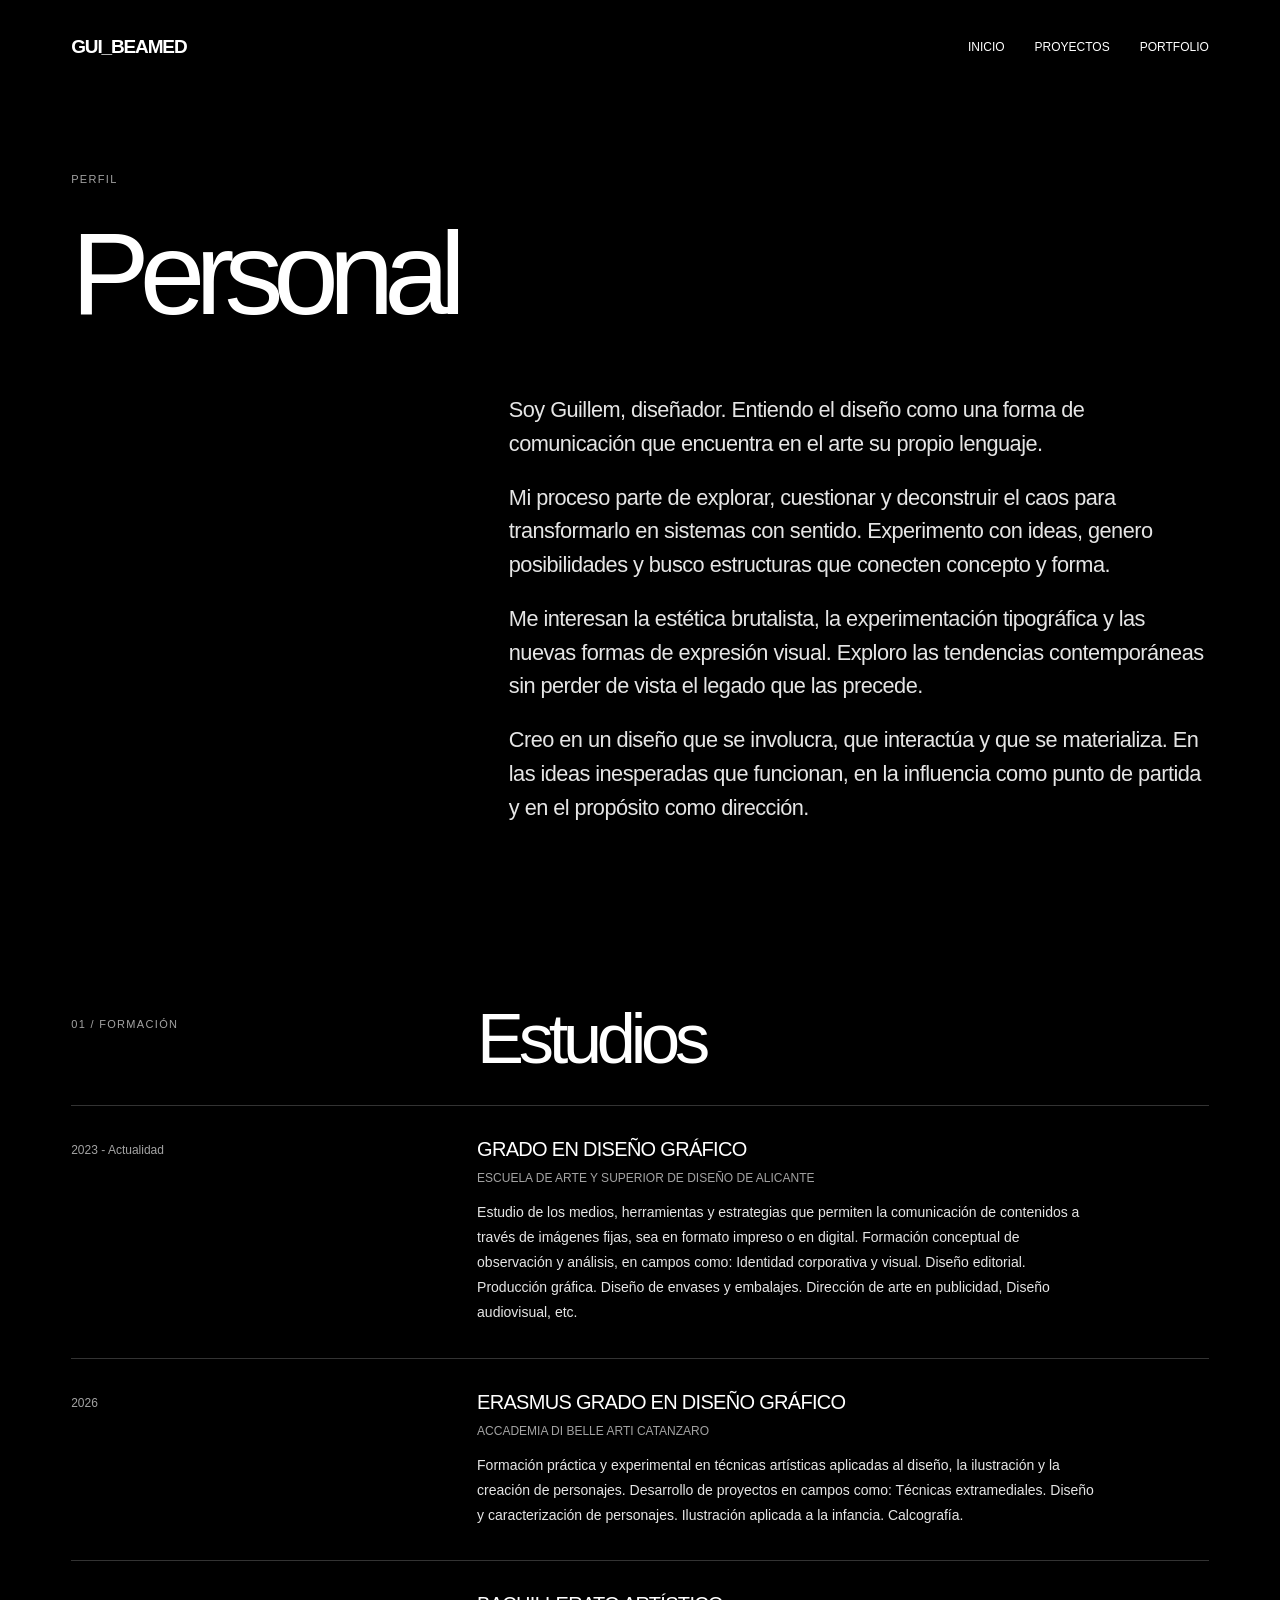
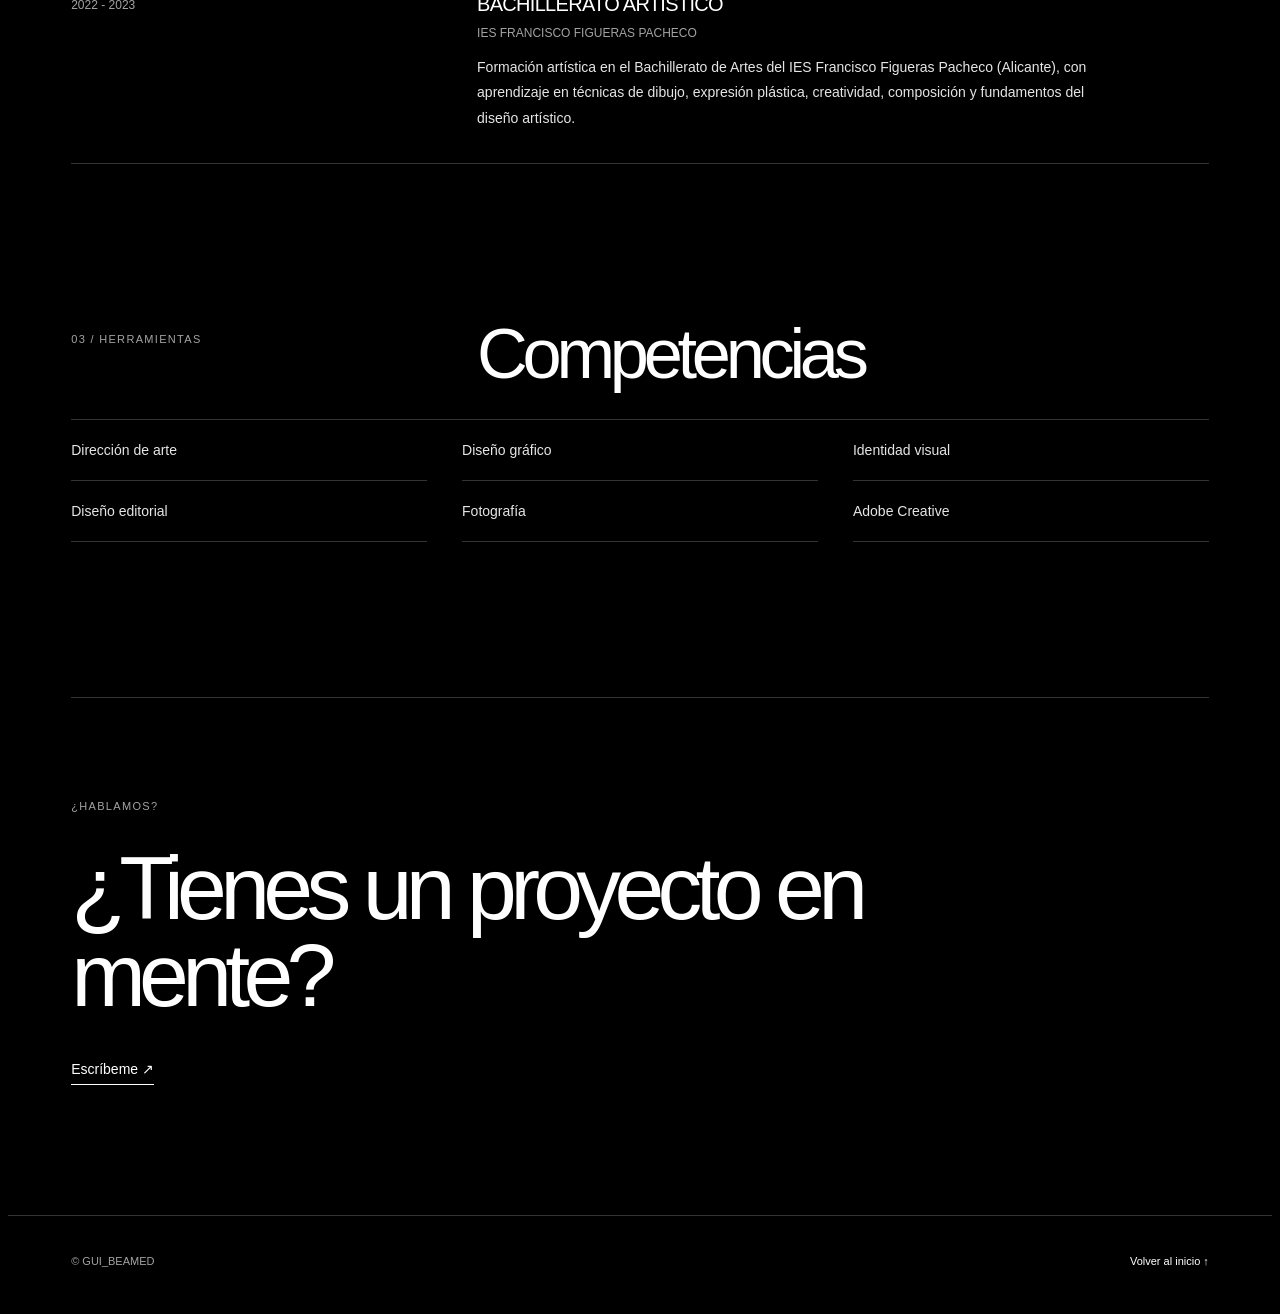
<file: personal.html>
<!DOCTYPE html>
<html lang="es-ES">

<head>
    <meta charset="UTF-8">
    <meta name="viewport" content="width=device-width, initial-scale=1">

    <title>Personal — GUI_BEAMED</title>
    <meta name="description" content="Formación, experiencia y trayectoria profesional de GUI_BEAMED.">

    <!-- Tipografía Work Sans -->
    <link rel="preconnect" href="https://fonts.googleapis.com">
    <link rel="preconnect" href="https://fonts.gstatic.com" crossorigin>
    <link href="https://fonts.googleapis.com/css2?family=Work+Sans:wght@400;700&display=swap" rel="stylesheet">

    <!-- Hoja de estilos -->
    <link rel="stylesheet" href="./stylepersonal.css">

</head>

<body>


    <!-- CABECERA -->
    <header id="header" class="cabecera-proyectos">

        <a href="./index.html" class="logo">GUI_BEAMED</a>

        <nav class="menu" id="nav">
            <a href="./index.html" aria-current="page">INICIO</a>
            <a href="./proyectos.html">PROYECTOS</a>
            <a href="#">PORTFOLIO</a>
        </nav>

        <!-- Se conserva el botón del menú móvil -->
        <button class="menu-mobile"
                type="button"
                aria-label="Abrir menú"
                aria-expanded="false"
                aria-controls="nav">

            <span class="menu-mobile-icon">
                <span class="menu-mobile-bar"></span>
            </span>

        </button>

    </header>



    <!-- CONTENIDO PRINCIPAL -->
    <main class="personal-page">

        <!-- PRESENTACIÓN -->
        <section class="personal-intro">

            <p class="personal-eyebrow">PERFIL</p>

            <h1>Personal</h1>

            <div class="personal-bio">
                <p>Soy Guillem, diseñador. Entiendo el diseño como una forma de comunicación que encuentra en el arte su propio lenguaje.</p>
                <p>Mi proceso parte de explorar, cuestionar y deconstruir el caos para transformarlo en sistemas con sentido. Experimento con ideas, genero posibilidades y busco estructuras que conecten concepto y forma.</p>
                <p>Me interesan la estética brutalista, la experimentación tipográfica y las nuevas formas de expresión visual. Exploro las tendencias contemporáneas sin perder de vista el legado que las precede.</p>
                <p>Creo en un diseño que se involucra, que interactúa y que se materializa. En las ideas inesperadas que funcionan, en la influencia como punto de partida y en el propósito como dirección.</p>
            </div>

        </section>


        <!-- FORMACIÓN -->
        <section class="personal-section" id="estudios">

            <div class="personal-section-heading">
                <p class="personal-eyebrow">01 / FORMACIÓN</p>
                <h2>Estudios</h2>
            </div>

            <div class="personal-list">

                <article class="personal-item">
                    <p class="personal-date">2023 - Actualidad</p>

                    <div class="personal-item-content">
                        <h3>GRADO EN DISEÑO GRÁFICO</h3>
                        <p class="personal-place">ESCUELA DE ARTE Y SUPERIOR DE DISEÑO DE ALICANTE</p>
                        <p class="personal-description">Estudio de los medios, herramientas y estrategias que permiten la comunicación de contenidos a través de imágenes fijas, sea en formato impreso o en digital. Formación conceptual de observación y análisis, en campos como: Identidad corporativa y visual. Diseño editorial. Producción gráfica. Diseño de envases y embalajes. Dirección de arte en publicidad, Diseño audiovisual, etc.</p>
                    </div>
                </article>

                <article class="personal-item">
                    <p class="personal-date">2026</p>

                    <div class="personal-item-content">
                        <h3>ERASMUS GRADO EN DISEÑO GRÁFICO</h3>
                        <p class="personal-place">ACCADEMIA DI BELLE ARTI CATANZARO</p>
                        <p class="personal-description">
                            Formación práctica y experimental en técnicas artísticas aplicadas al diseño, la ilustración y la creación de personajes. Desarrollo de proyectos en campos como: Técnicas extramediales. Diseño y caracterización de personajes. Ilustración aplicada a la infancia. Calcografía.
                        </p>
                    </div>
                </article>

                <article class="personal-item">
                    <p class="personal-date">2022 - 2023</p>

                    <div class="personal-item-content">
                        <h3>BACHILLERATO ARTÍSTICO</h3>
                        <p class="personal-place">IES FRANCISCO FIGUERAS PACHECO</p>
                        <p class="personal-description">
                            Formación artística en el Bachillerato de Artes del IES Francisco Figueras Pacheco (Alicante), con aprendizaje en técnicas de dibujo, expresión plástica, creatividad, composición y fundamentos del diseño artístico.
                        </p>
                    </div>
                </article>

            </div>

        </section>


        <!-- COMPETENCIAS -->
        <section class="personal-section" id="competencias">

            <div class="personal-section-heading">
                <p class="personal-eyebrow">03 / HERRAMIENTAS</p>
                <h2>Competencias</h2>
            </div>

            <div class="personal-skills">

                <p>Dirección de arte</p>
                <p>Diseño gráfico</p>
                <p>Identidad visual</p>
                <p>Diseño editorial</p>
                <p>Fotografía</p>
                <p>Adobe Creative</p>

            </div>

        </section>


        <!-- CONTACTO -->
        <section class="personal-contact">

            <p class="personal-eyebrow">¿HABLAMOS?</p>

            <h2>¿Tienes un proyecto en mente?</h2>

            <a href="mailto:tuemail@ejemplo.com" class="personal-contact-link">
                Escríbeme ↗
            </a>

        </section>

    </main>


    <!-- PIE -->
    <footer class="pie">
        <p>© GUI_BEAMED</p>
        <a href="./index.html">Volver al inicio ↑</a>
    </footer>


    <!-- MENÚ MÓVIL -->
    <script>
        const menuButton = document.querySelector(".menu-mobile");
        const navigation = document.querySelector("#nav");

        menuButton.addEventListener("click", function () {
            const isOpen = navigation.classList.toggle("open");

            menuButton.classList.toggle("close", isOpen);
            menuButton.setAttribute("aria-expanded", isOpen);
            menuButton.setAttribute(
                "aria-label",
                isOpen ? "Cerrar menú" : "Abrir menú"
            );
        });
    </script>

</body>
</html>
</file>
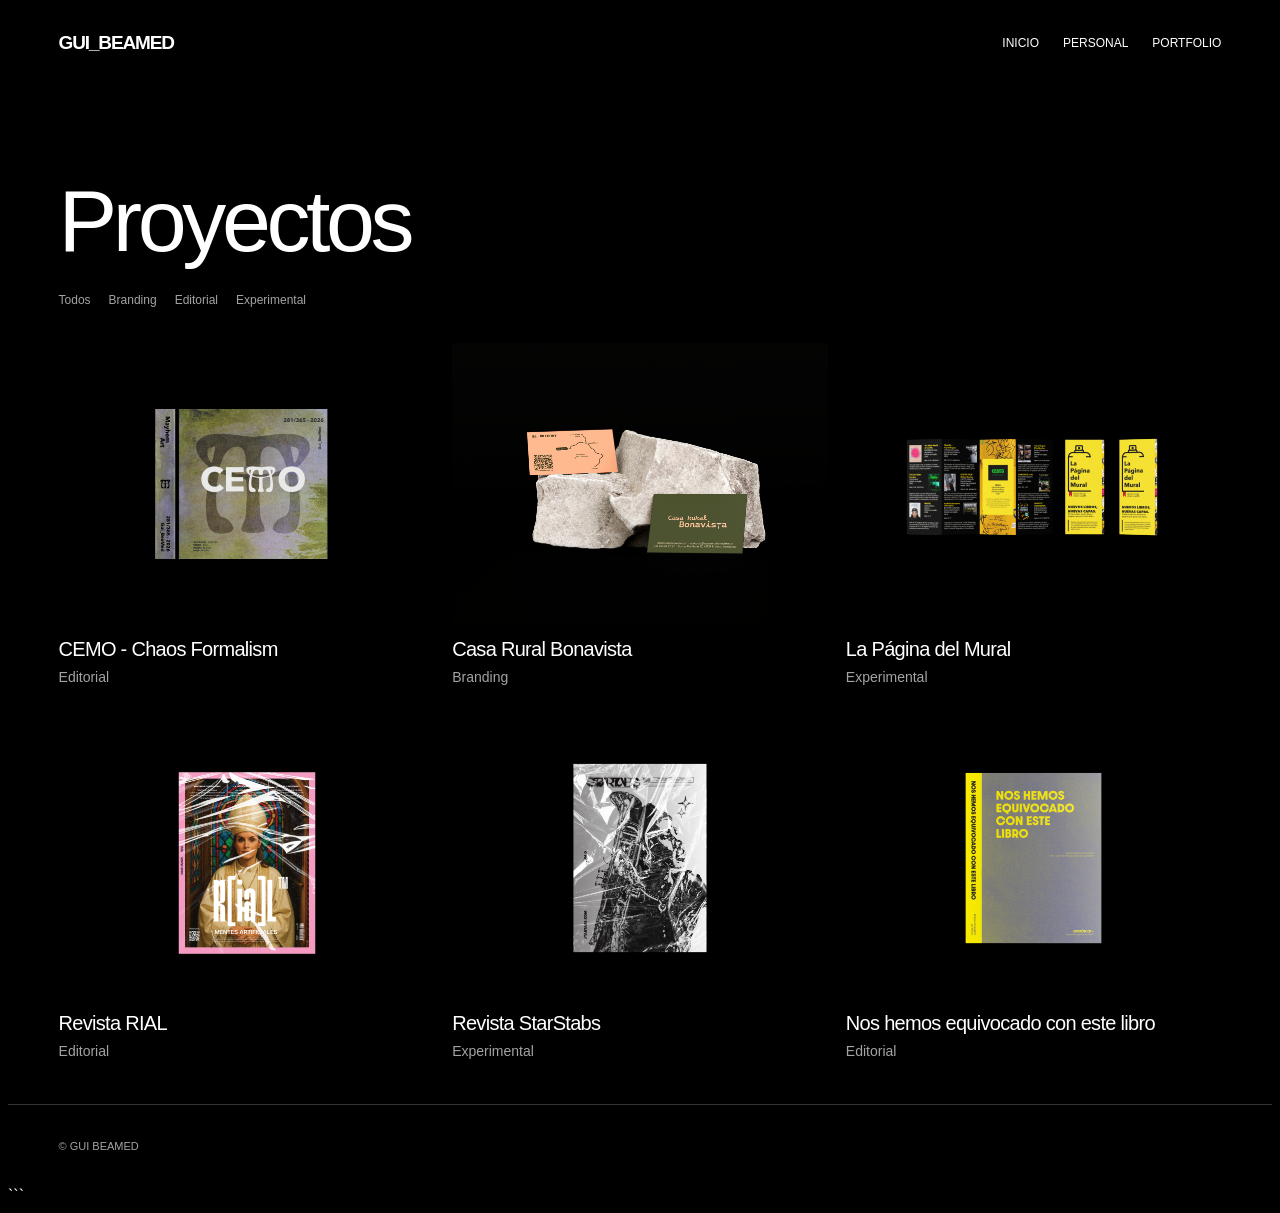
<file: proyectos.html>
<!DOCTYPE html>
<html lang="es">
<head>
  <meta charset="UTF-8">
  <meta name="viewport" content="width=device-width, initial-scale=1.0">
  <title>Proyectos — GUI_BEAMED</title>
  <link rel="stylesheet" href="./styleproyectos.css">
</head>

<body>

  <header class="cabecera-proyectos">
    <a href="./index.html" class="logo">GUI_BEAMED</a>

    <nav class="menu">
      <a href="./index.html">INICIO</a>
      <a href="./personal.html">PERSONAL</a>
      <a href="#">PORTFOLIO</a>
    </nav>
  </header>

  <main class="pagina-proyectos">

    <h1>Proyectos</h1>

    <nav class="filtros">
      <a href="#" data-filtro="todos">Todos</a>
      <a href="#" data-filtro="branding">Branding</a>
      <a href="#" data-filtro="editorial">Editorial</a>
      <a href="#" data-filtro="experimental">Experimental</a>
    </nav>

    <section class="rejilla-proyectos" id="todos">

      <a href="./cemo.html"
         class="proyecto"
         data-categoria="editorial">
        <img src="./imgweb/img_cemo/portfolio_2026-04.png"
             alt="Proyecto editorial CEMO">
        <h2>CEMO - Chaos Formalism</h2>
        <p>Editorial</p>
      </a>

      <a href="./crb.html"
         class="proyecto"
         data-categoria="branding">
        <img src="./imgweb/img_crb/Free_Business_Card_Mockup_3.png"
             alt="Casa Rural Bonavista">
        <h2>Casa Rural Bonavista</h2>
        <p>Branding</p>
      </a>

      <a href="./lpdm.html"
         class="proyecto"
         data-categoria="experimental">
        <img src="./imgweb/img_lpdm/lpdm.png"
             alt="La Página del Mural">
        <h2>La Página del Mural</h2>
        <p>Experimental</p>
      </a>

      <a href="./rial.html"
         class="proyecto"
         data-categoria="editorial">
        <img src="./imgweb/img_rial/rial.png"
             alt="Revista RIAL">
        <h2>Revista RIAL</h2>
        <p>Editorial</p>
      </a>

      <a href="./starstabs.html"
         class="proyecto"
         data-categoria="experimental">
        <img src="./imgweb/img_starstabs/starstabs.png"
             alt="Revista StarStabs">
        <h2>Revista StarStabs</h2>
        <p>Experimental</p>
      </a>

      <a href="./nhecel.html"
         class="proyecto"
         data-categoria="editorial">
        <img src="./imgweb/img_nhecel/nhecel.png"
             alt="Nos hemos equivocado con este libro">
        <h2>Nos hemos equivocado con este libro</h2>
        <p>Editorial</p>
      </a>

    </section>

  </main>

  <footer class="pie">
    © GUI BEAMED
  </footer>

  <script>
    document.addEventListener("DOMContentLoaded", () => {
      const filtros = document.querySelectorAll("[data-filtro]");
      const proyectos = document.querySelectorAll(".proyecto");

      filtros.forEach((filtro) => {
        filtro.addEventListener("click", (evento) => {
          evento.preventDefault();

          const categoria = filtro.dataset.filtro;

          proyectos.forEach((proyecto) => {
            const coincide =
              categoria === "todos" ||
              proyecto.dataset.categoria === categoria;

            proyecto.style.display = coincide ? "" : "none";
          });
        });
      });
    });
  </script>

</body>
</html>
```
</file>
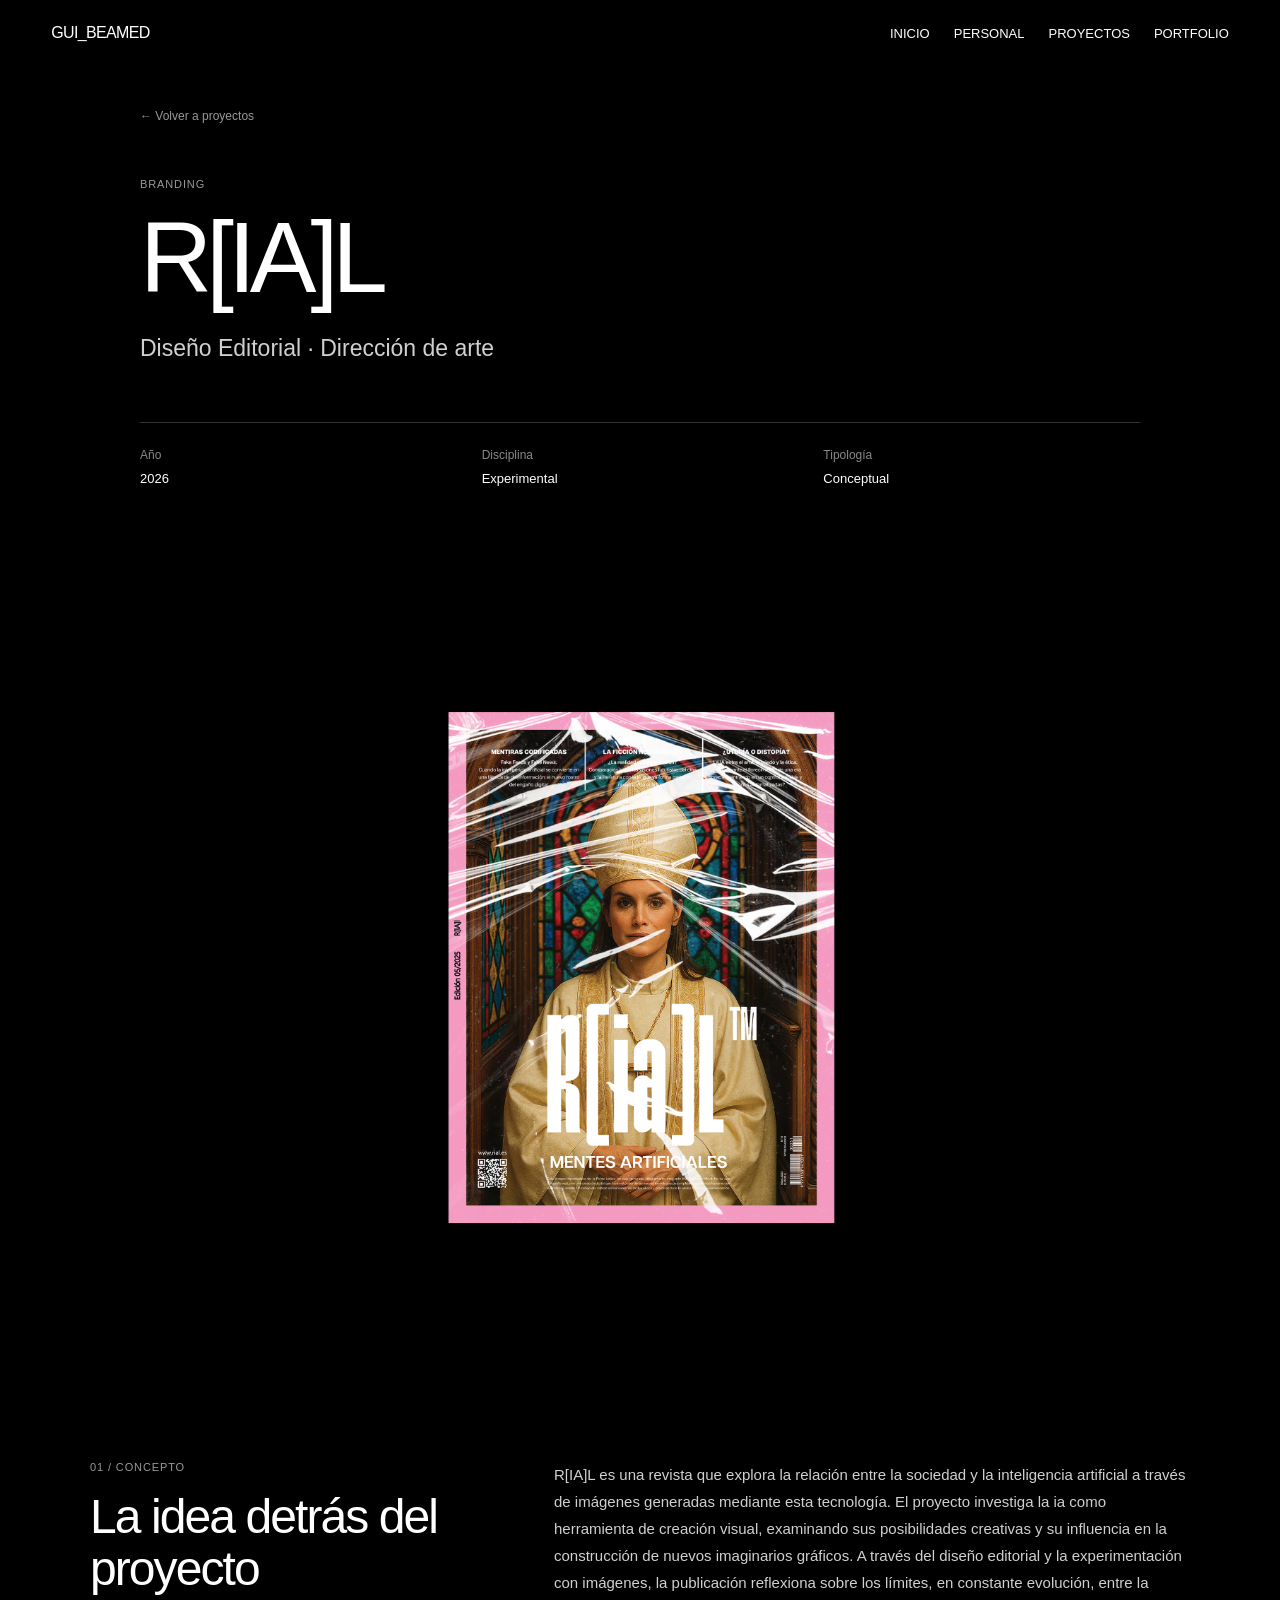
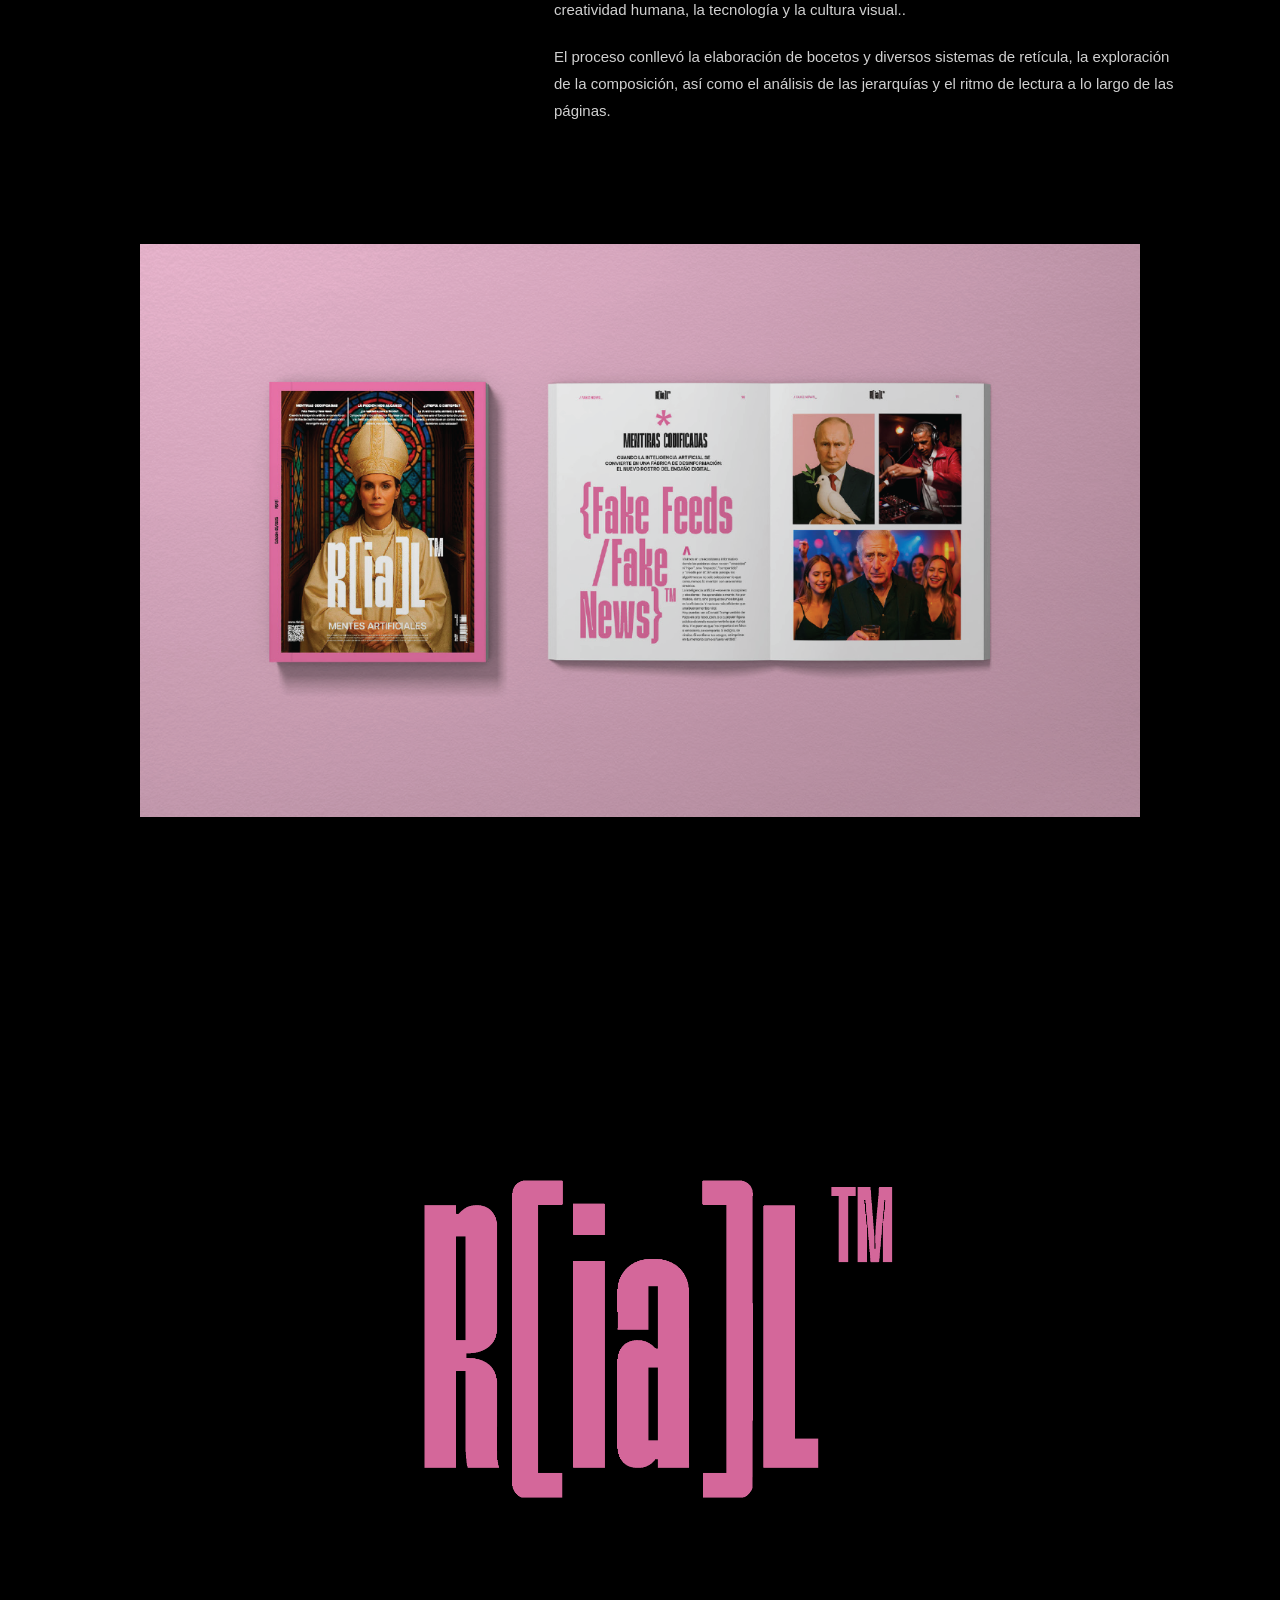
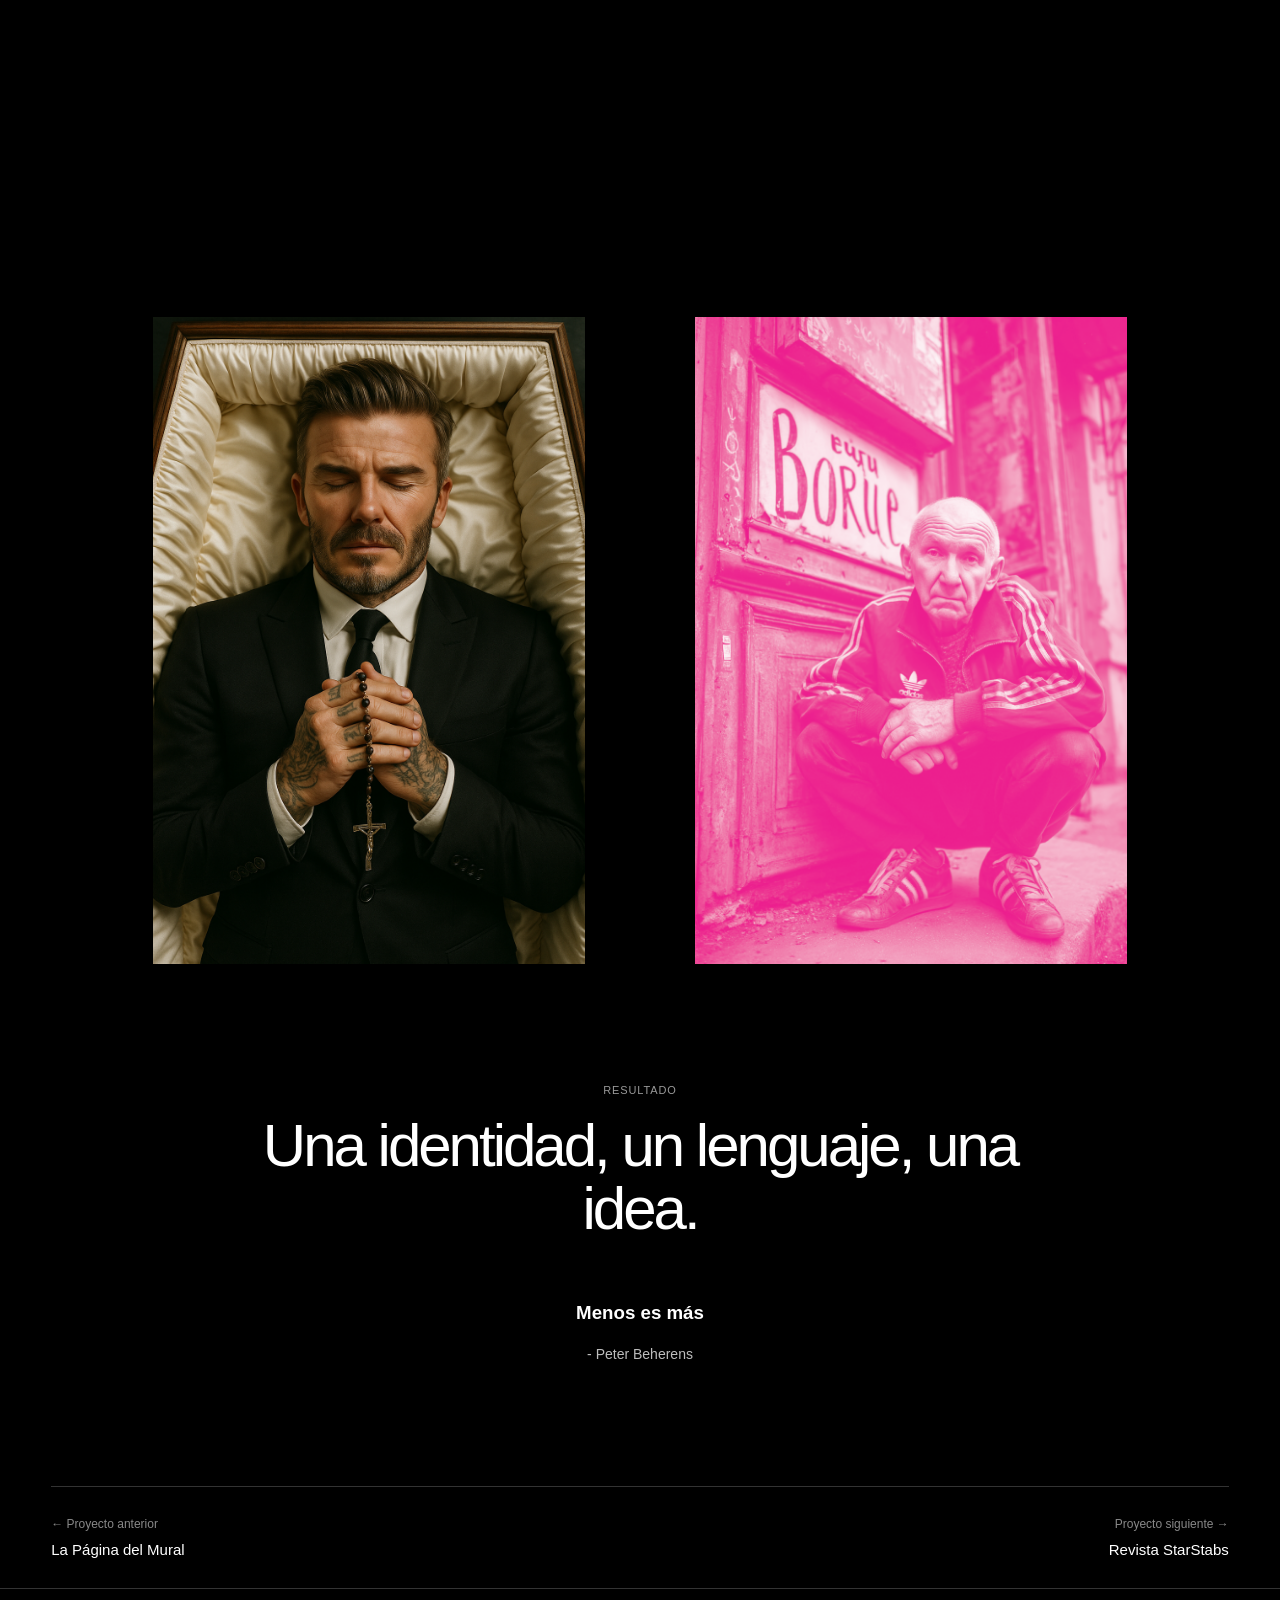
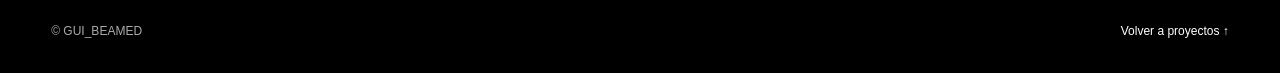
<file: rial.html>
<!DOCTYPE html>
<html lang="es">

<head>
    <meta charset="UTF-8">
    <meta name="viewport" content="width=device-width, initial-scale=1.0">

    <title>R[IA]L — GUI_BEAMED</title>
    <meta name="description" content="Descripción del proyecto de diseño.">

    <!-- Tipografía -->
    <link rel="preconnect" href="https://fonts.googleapis.com">
    <link rel="preconnect" href="https://fonts.gstatic.com" crossorigin>
    <link href="https://fonts.googleapis.com/css2?family=Work+Sans:wght@400;500;700&display=swap" rel="stylesheet">

    <!-- CSS compartido por todos los proyectos -->
    <link rel="stylesheet" href="./cemostyle.css">
</head>

<body>

    <!-- CABECERA: misma estética que Proyectos -->
    <header class="cabecera-proyectos">

        <a href="./index.html" class="logo">GUI_BEAMED</a>

        <nav class="menu">
            <a href="./index.html">INICIO</a>
            <a href="./personal.html" aria-current="page">PERSONAL</a>
            <a href="./proyectos.html">PROYECTOS</a>
            <a href="#">PORTFOLIO</a>
        </nav>

    </header>

    <!-- CONTENIDO DEL PROYECTO -->
    <main class="detalle-proyecto">

        <!-- Presentación -->
        <section class="proyecto-intro">

            <a href="./proyectos.html" class="volver-proyectos">
                ← Volver a proyectos
            </a>

            <p class="proyecto-categoria">BRANDING</p>

            <h1>R[IA]L</h1>

            <p class="proyecto-resumen">
                Diseño Editorial · Dirección de arte
            </p>

            <div class="proyecto-datos">
                <div>
                    <span class="dato-label">Año</span>
                    <p>2026</p>
                </div>

                <div>
                    <span class="dato-label">Disciplina</span>
                    <p>Experimental</p>
                </div>

                <div>
                    <span class="dato-label">Tipología</span>
                    <p>Conceptual</p>
                </div>
            </div>

        </section>

        <!-- Imagen principal -->
        <section class="proyecto-portada">
            <img
                src="./imgweb/img_rial/rial.png"
                alt="Imagen principal del proyecto">
        </section>

        <!-- Descripción del concepto -->
        <section class="proyecto-bloque">

            <div class="proyecto-bloque-titulo">
                <p class="proyecto-etiqueta">01 / CONCEPTO</p>
                <h2>La idea detrás del proyecto</h2>
            </div>

            <div class="proyecto-bloque-texto">
                <p>
               R[IA]L es una revista que explora la relación entre la sociedad y la inteligencia artificial a través de imágenes generadas mediante esta tecnología.
El proyecto investiga la ia como herramienta de creación visual, examinando sus posibilidades creativas y su influencia en la construcción de nuevos imaginarios gráficos.
A través del diseño editorial y la experimentación con imágenes, la publicación reflexiona sobre los límites, en constante evolución, entre la creatividad humana, la tecnología y la cultura visual.. 
                </p>

                <p>El proceso conllevó la elaboración de bocetos y diversos sistemas de retícula, la exploración de la composición, así como el análisis de las jerarquías y el ritmo de lectura a lo largo de las páginas.</p>
            </div>

        </section>

        <!-- Imagen a ancho completo -->
        <section class="proyecto-imagen">
            <img
                src="./imgweb/img_rial/Capturra.PNG"
                alt="Detalle visual del proyecto">
        </section>

        <!-- Segunda imagen a ancho completo -->
        <section class="proyecto-imagen">
            <img
                src="./imgweb/img_rial/título rial_Mesa de trabajo 1.png"
                alt="Detalle visual del proyecto">
        </section>

        <!-- Galería de imágenes -->
        <section class="proyecto-galeria">

            <img
                src="./imgweb/img_rial/ChatGPT Image 6 may 2025, 20_28_42.png"
                alt="Primera aplicación del proyecto">

            <img
                src="./imgweb/img_rial/888.png"
                alt="Segunda aplicación del proyecto">

        </section>

        <!-- Cierre -->
        <section class="proyecto-cierre">

            <p class="proyecto-etiqueta">RESULTADO</p>

            <h2>Una identidad, un lenguaje, una idea.</h2>
<br>
            <h3>Menos es más</h3>
            <p>- Peter Beherens</p>

        </section>

        <!-- Navegación entre proyectos -->
        <nav class="proyecto-navegacion" aria-label="Navegación entre proyectos">

            <a href="./lpdm.html">
                <span>← Proyecto anterior</span>
                <strong>La Página del Mural</strong>
            </a>

            <a href="./starstabs.html" class="proyecto-siguiente">
                <span>Proyecto siguiente →</span>
                <strong>Revista StarStabs</strong>
            </a>

        </nav>

    </main>

    <!-- PIE DE PÁGINA -->
    <footer class="pie">
        <span>© GUI_BEAMED</span>
        <a href="proyectos.html">Volver a proyectos ↑</a>
    </footer>

</body>
</html>
</file>
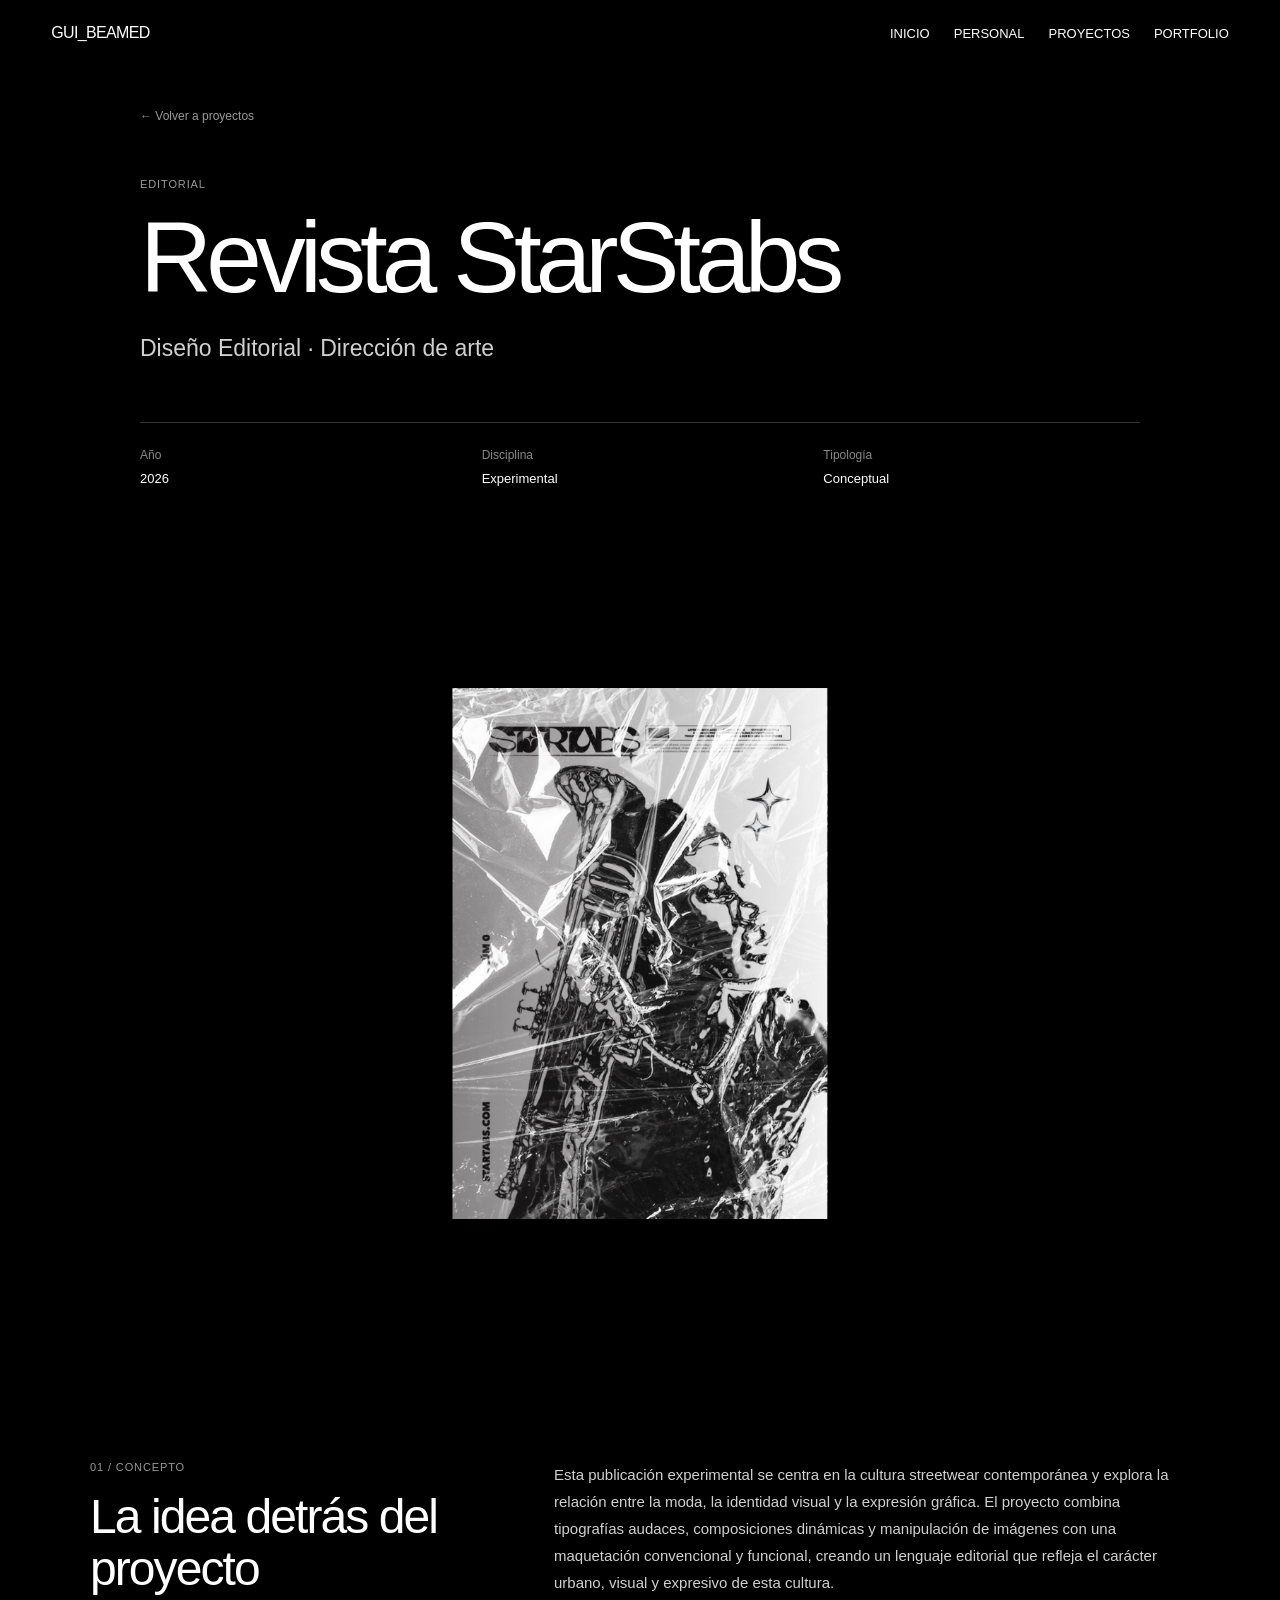
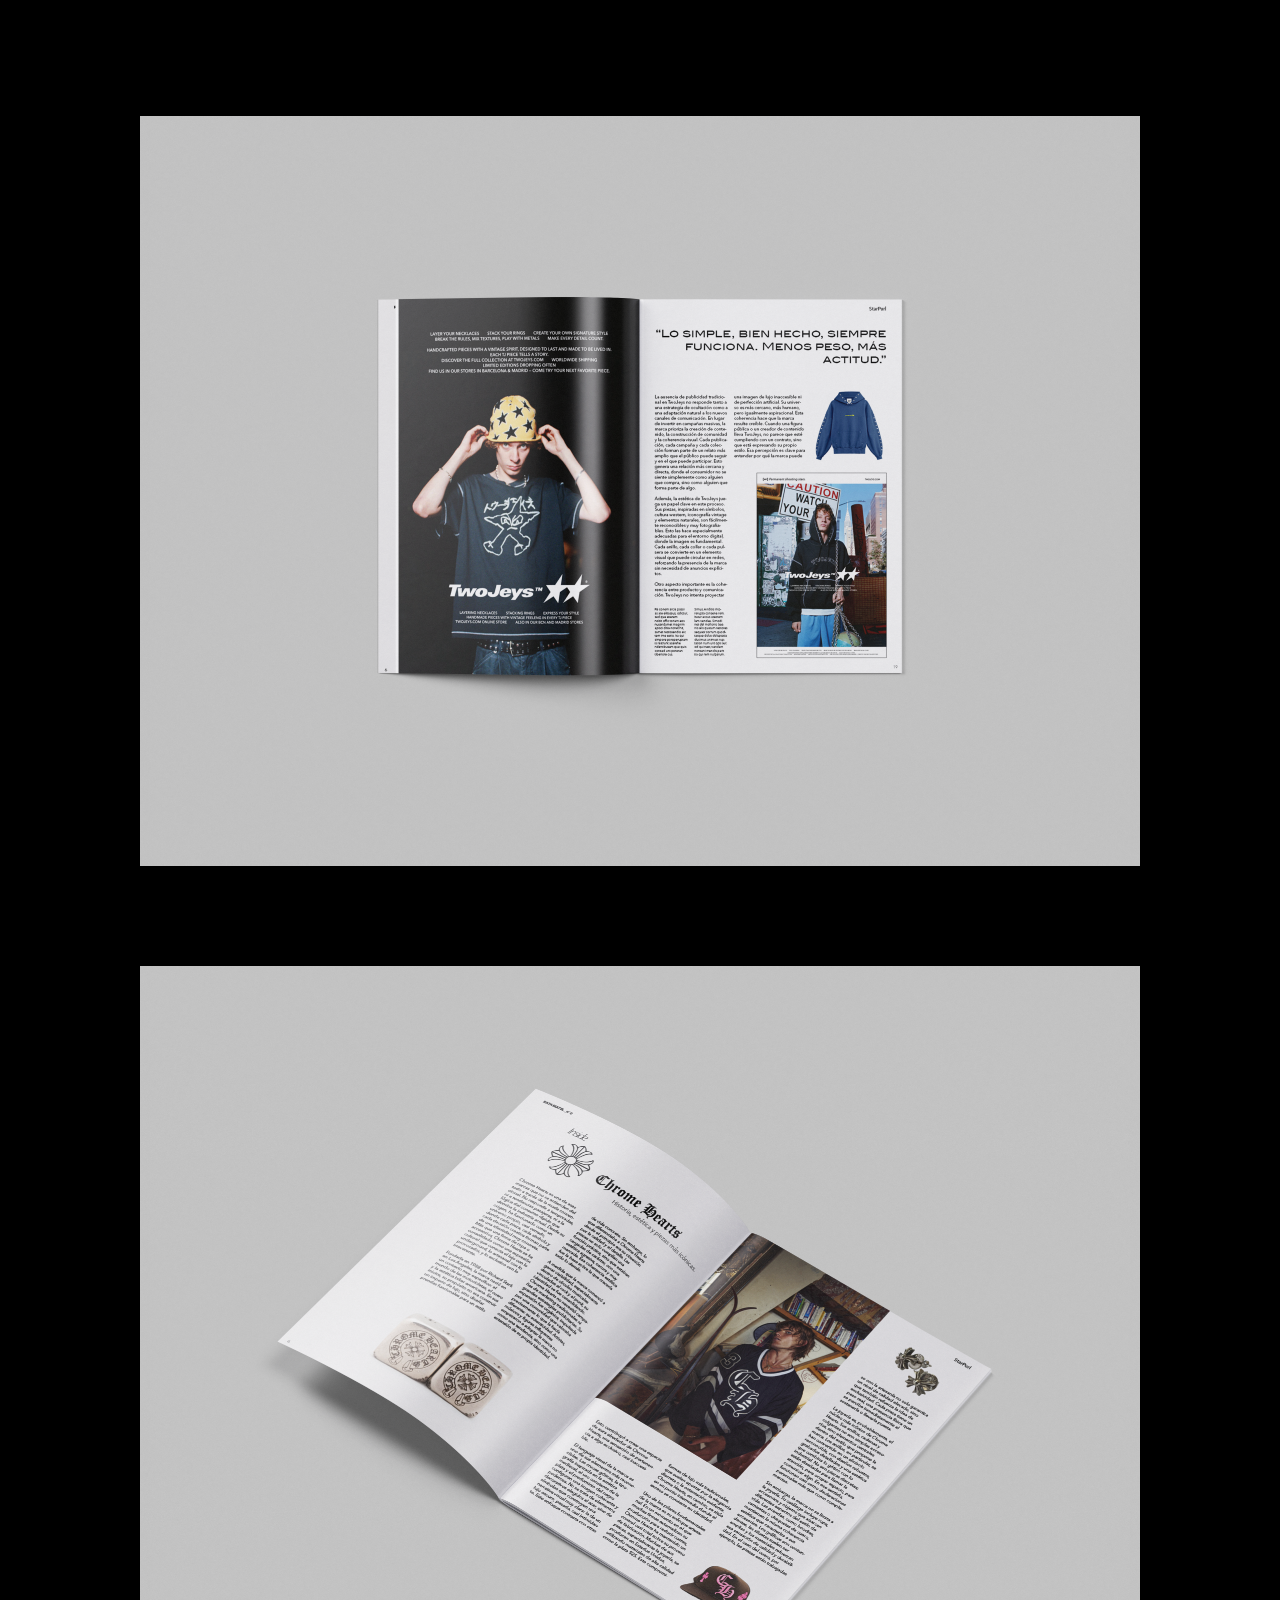
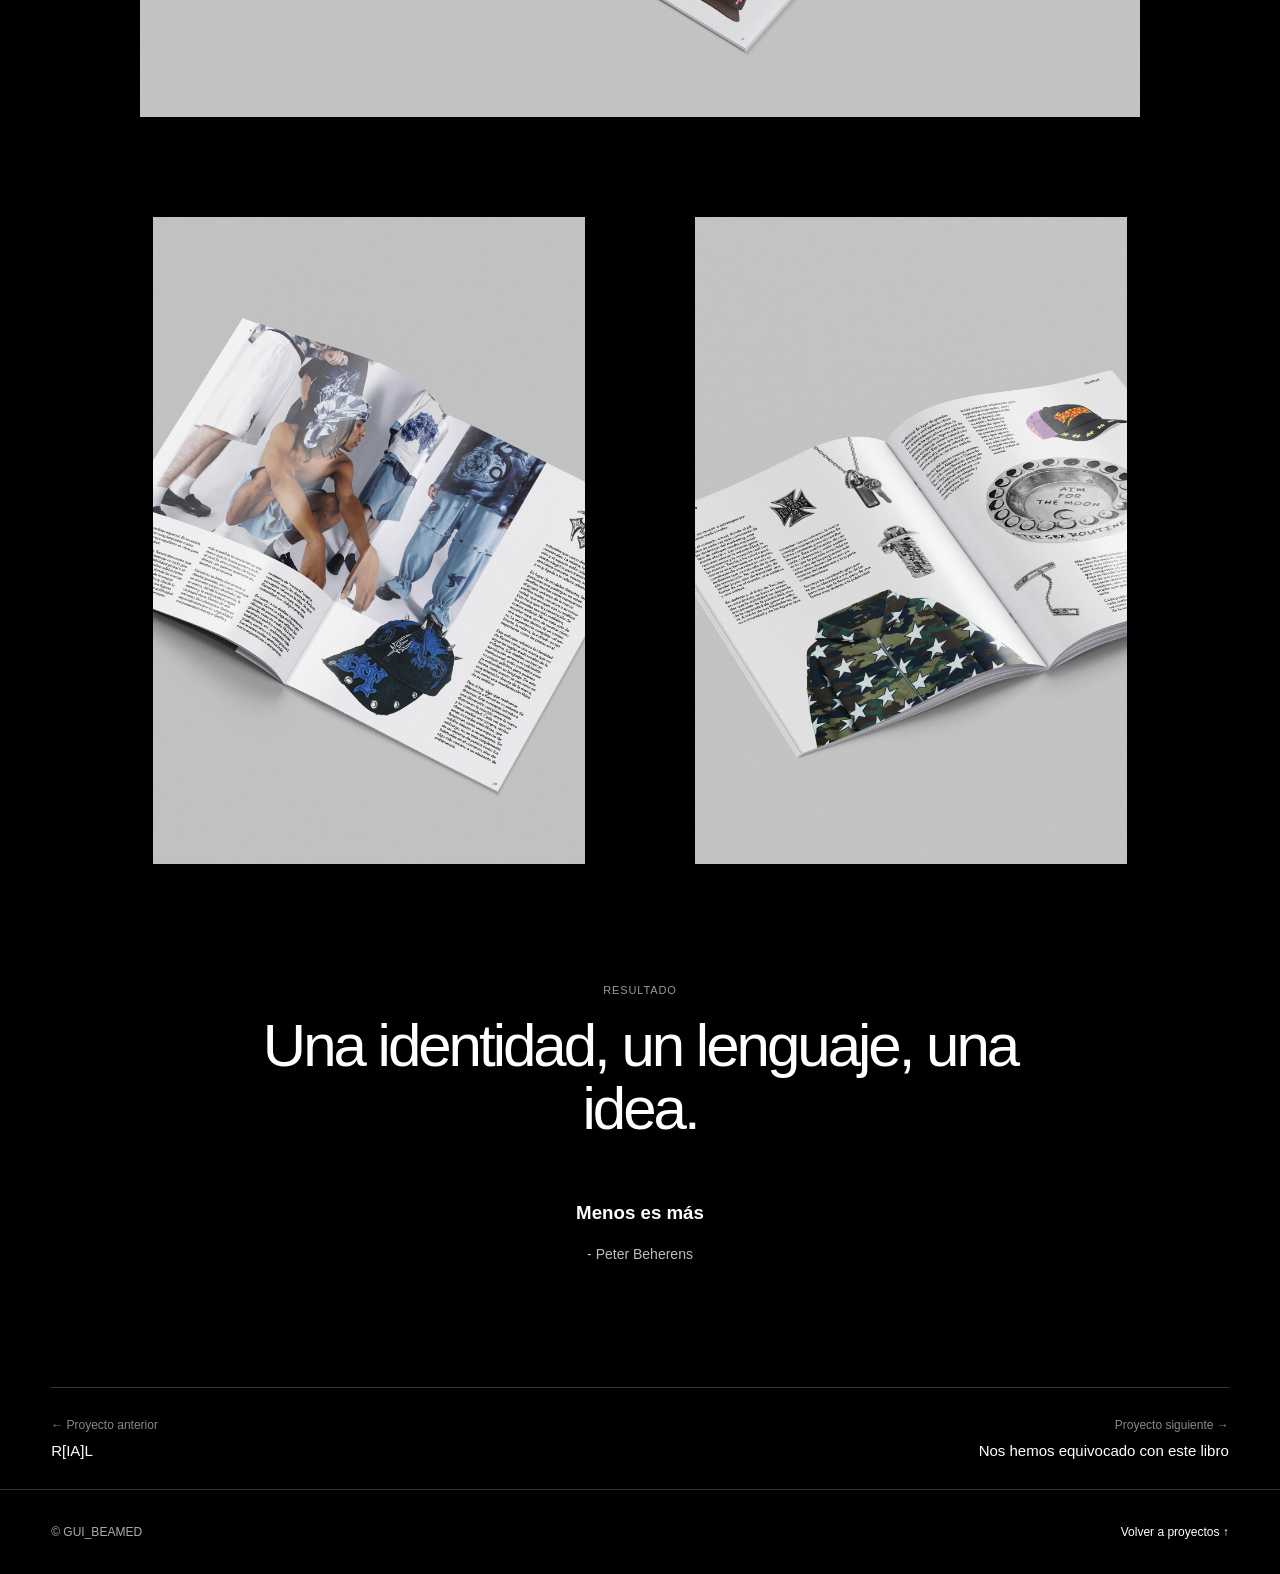
<file: starstabs.html>
<!DOCTYPE html>
<html lang="es">

<head>
    <meta charset="UTF-8">
    <meta name="viewport" content="width=device-width, initial-scale=1.0">

    <title>StarStabs — GUI_BEAMED</title>
    <meta name="description" content="Descripción del proyecto de diseño.">

    <!-- Tipografía -->
    <link rel="preconnect" href="https://fonts.googleapis.com">
    <link rel="preconnect" href="https://fonts.gstatic.com" crossorigin>
    <link href="https://fonts.googleapis.com/css2?family=Work+Sans:wght@400;500;700&display=swap" rel="stylesheet">

    <!-- CSS compartido por todos los proyectos -->
    <link rel="stylesheet" href="./cemostyle.css">
</head>

<body>

    <!-- CABECERA: misma estética que Proyectos -->
    <header class="cabecera-proyectos">

        <a href="./index.html" class="logo">GUI_BEAMED</a>

        <nav class="menu">
            <a href="./index.html">INICIO</a>
            <a href="./personal.html" aria-current="page">PERSONAL</a>
            <a href="./proyectos.html">PROYECTOS</a>
            <a href="#">PORTFOLIO</a>
        </nav>

    </header>

    <!-- CONTENIDO DEL PROYECTO -->
    <main class="detalle-proyecto">

        <!-- Presentación -->
        <section class="proyecto-intro">

            <a href="./proyectos.html" class="volver-proyectos">
                ← Volver a proyectos
            </a>

            <p class="proyecto-categoria">EDITORIAL</p>

            <h1>Revista StarStabs</h1>

            <p class="proyecto-resumen">
                Diseño Editorial · Dirección de arte
            </p>

            <div class="proyecto-datos">
                <div>
                    <span class="dato-label">Año</span>
                    <p>2026</p>
                </div>

                <div>
                    <span class="dato-label">Disciplina</span>
                    <p>Experimental</p>
                </div>

                <div>
                    <span class="dato-label">Tipología</span>
                    <p>Conceptual</p>
                </div>
            </div>

        </section>

        <!-- Imagen principal -->
        <section class="proyecto-portada">
            <img
                src="./imgweb/img_starstabs/starstabs.png"
                alt="Imagen principal del proyecto">
        </section>

        <!-- Descripción del concepto -->
        <section class="proyecto-bloque">

            <div class="proyecto-bloque-titulo">
                <p class="proyecto-etiqueta">01 / CONCEPTO</p>
                <h2>La idea detrás del proyecto</h2>
            </div>

            <div class="proyecto-bloque-texto">
                <p>Esta publicación experimental se centra en la cultura streetwear contemporánea y explora la relación entre la moda, la identidad visual y la expresión gráfica. El proyecto combina tipografías audaces, composiciones dinámicas y manipulación de imágenes con una maquetación convencional y funcional, creando un lenguaje editorial que refleja el carácter urbano, visual y expresivo de esta cultura.</p>
            </div>

        </section>

        <!-- Imagen a ancho completo -->
        <section class="proyecto-imagen">
            <img
                src="./imgweb/img_starstabs/A4_Borchure_Mockup_6.png"
                alt="Detalle visual del proyecto">
        </section>

        <!-- Segunda imagen a ancho completo -->
        <section class="proyecto-imagen">
            <img
                src="./imgweb/img_starstabs/A4_Borchure_Mockup_3.png"
                alt="Detalle visual del proyecto">
        </section>

        <!-- Galería de imágenes -->
        <section class="proyecto-galeria">

            <img
                src="./imgweb/img_starstabs/pag.png"
                alt="Primera aplicación del proyecto">

            <img
                src="./imgweb/img_starstabs/pag1.png"
                alt="Segunda aplicación del proyecto">

        </section>

        <!-- Cierre -->
        <section class="proyecto-cierre">

            <p class="proyecto-etiqueta">RESULTADO</p>

            <h2>Una identidad, un lenguaje, una idea.</h2>
<br>
            <h3>Menos es más</h3>
            <p>- Peter Beherens</p>

        </section>

        <!-- Navegación entre proyectos -->
        <nav class="proyecto-navegacion" aria-label="Navegación entre proyectos">

            <a href="./rial.html">
                <span>← Proyecto anterior</span>
                <strong>R[IA]L</strong>
            </a>

            <a href="./nhecel.html" class="proyecto-siguiente">
                <span>Proyecto siguiente →</span>
                <strong>Nos hemos equivocado con este libro</strong>
            </a>

        </nav>

    </main>

    <!-- PIE DE PÁGINA -->
    <footer class="pie">
        <span>© GUI_BEAMED</span>
        <a href="proyectos.html">Volver a proyectos ↑</a>
    </footer>

</body>
</html>
</file>
<file: style.css>
/* ========================================
   1. VARIABLES Y ESTILOS GENERALES
======================================== */

@font-face {
    font-family: "Druk Wide";
    src: url("https://www.erregalvez.com/wp-content/themes/erregalvez/assets/fonts/Druk_Wide.woff2") format("woff2"),
         url("https://www.erregalvez.com/wp-content/themes/erregalvez/assets/fonts/Druk_Wide.woff") format("woff");
    font-weight: 500;
    font-style: normal;
    font-display: swap;
}

:root {
    --color-black: #000;
    --color-white: #fff;
    --color-gray: #a0a0a0;

    --font-text: "Work Sans", sans-serif;
    --font-headers: "Druk Wide", sans-serif;

    --font-size-big: clamp(1.5rem, 2vw, 1.75rem);
    --font-size-extra-big: clamp(3rem, 2vw, 4rem);
    --font-size-medium: clamp(1rem, 1.5vw, 1.2rem);
}

*,
*::before,
*::after {
    box-sizing: border-box;
    margin: 0;
    padding: 0;
}

html {
    scroll-behavior: smooth;
    background-color: var(--color-black);
}

body {
    width: 100%;
    min-height: 100vh;
    overflow: hidden;
    font-family: var(--font-text);
    font-size: var(--font-size-medium);
    color: var(--color-white);
    line-height: 1.5;
    background-color: var(--color-black);
}

a {
    color: var(--color-white);
    text-decoration: none;
}

a:hover {
    color: var(--color-gray);
}

.container {
    width: 90%;
    max-width: 1500px;
    margin: auto;
}


/* ========================================
   2. CABECERA Y LOGOTIPO
======================================== */

#header {
    width: 100%;
    position: absolute;
    top: 0;
    left: 0;
    z-index: 10;
}

#header .header__content {
    width: 100%;
    height: 100px;
    display: flex;
    align-items: center;
    justify-content: flex-end;
    position: relative;
}

#header .logo.logo-home {
    position: absolute;
    left: 0;
    width: 100%;
    text-align: center;
    pointer-events: none;
}

#header .logo__h1 {
    font-family: var(--font-headers);
    font-size: var(--font-size-big);
    line-height: 1.2;
    text-transform: uppercase;
}

@media screen and (min-width: 450px) {
    #header .logo.logo-home {
        text-align: center;
    }
}


/* ========================================
   3. SELECTOR DE IDIOMA
======================================== */

.select-lang {
    display: none;
    margin-right: 1.5rem;
    text-transform: uppercase;
    position: relative;
    z-index: 11;
}

.select-lang__ul {
    display: flex;
    list-style: none;
    margin: 0;
    padding: 0;
}

.select-lang__ul li:first-child {
    margin-right: 0.25rem;
}

.select-lang__ul li:first-child::after {
    content: "|";
    padding-left: 0.25rem;
}

.select-lang__ul .current-lang a {
    color: var(--color-gray);
}

@media screen and (min-width: 768px) {
    .select-lang {
        display: inline;
    }
}


/* ========================================
   4. MENÚ MÓVIL
======================================== */

.menu-mobile {
    position: relative;
    width: 40px;
    height: 40px;
    display: inline-block;
    cursor: pointer;
    z-index: 12;
    background: none;
    border: 0;
}

.menu-mobile-bar,
.menu-mobile-bar::before,
.menu-mobile-bar::after {
    position: absolute;
    width: 40px;
    height: 3px;
    background: var(--color-white);
    display: block;
    transition: transform 0.25s ease, top 0.25s ease, bottom 0.25s ease, opacity 0.25s ease;
}

.menu-mobile-bar {
    top: 50%;
    left: 0;
}

.menu-mobile-bar::before,
.menu-mobile-bar::after {
    content: "";
    left: 0;
}

.menu-mobile-bar::before {
    top: -8px;
}

.menu-mobile-bar::after {
    bottom: -8px;
}

.menu-mobile:hover .menu-mobile-bar,
.menu-mobile:hover .menu-mobile-bar::before,
.menu-mobile:hover .menu-mobile-bar::after {
    background-color: var(--color-gray);
}

.menu-mobile.close .menu-mobile-bar {
    transform: rotate(45deg);
}

.menu-mobile.close .menu-mobile-bar::before {
    top: 0;
    opacity: 0;
}

.menu-mobile.close .menu-mobile-bar::after {
    bottom: 0;
    transform: rotate(-90deg);
}

.navigation {
    visibility: hidden;
    opacity: 0;
    position: absolute;
    top: 0;
    left: 0;
    width: 100%;
    height: 100vh;
    background-color: rgba(0, 0, 0, 0.85);
    z-index: 9;
    transition: opacity 0.25s ease, visibility 0.25s ease;
}

.navigation.open {
    visibility: visible;
    opacity: 1;
}

.navigation ul.menu {
    width: 100%;
    height: calc(100vh - 250px);
    margin: 125px 0 0;
    padding: 0;
    display: flex;
    flex-direction: column;
    justify-content: center;
    align-items: center;
    list-style: none;
}

.navigation ul.menu li {
    list-style: none;
    padding: 0.5rem 1rem;
    text-align: center;
}

.navigation ul.menu a {
    font-family: var(--font-headers);
    font-size: var(--font-size-big);
    text-transform: uppercase;
}

.select-lang__menu {
    display: flex;
    justify-content: center;
    margin: 0;
    padding: 0;
    list-style: none;
    text-transform: uppercase;
}

.select-lang__menu li:first-child {
    margin-right: 0.25rem;
}

.select-lang__menu li:first-child::after {
    content: "|";
    padding-left: 0.25rem;
}

@media screen and (min-width: 768px) {
    .select-lang__menu {
        display: none;
    }
}

@media screen and (min-width: 1024px) {
    .navigation ul.menu a {
        font-size: var(--font-size-extra-big);
    }
}


/* ========================================
   5. PANELES DE IMÁGENES Y CARRUSELES
======================================== */

.slideshow {
    width: 100%;
    height: 100vh;
    min-height: 100vh;
    display: flex;
}

.slideshow .splide {
    width: 50%;
    height: 100vh;
    min-height: 100vh;
    position: relative;
    overflow: hidden;
}

.slideshow .splide__track,
.slideshow .splide__list,
.slideshow .splide__slide {
    width: 100%;
    height: 100%;
}

.slideshow .splide__slide {
    position: relative;
}

.slideshow .splide__image {
    width: 100%;
    height: 100vh;
    background-size: cover;
    background-position: center center;
    background-repeat: no-repeat;
}

.slideshow .splide__text {
    position: absolute;
    display: flex;
    align-items: center;
    justify-content: center;
    width: 100%;
    height: 100vh;
    z-index: 3;
    pointer-events: none;
}

.slideshow .splide__title {
    color: var(--color-white);
    text-transform: uppercase;
    font-family: var(--font-headers);
    font-size: var(--font-size-big);
    text-align: center;
    padding: 2rem;
    line-height: 2rem;
}

.slideshow .splide__overlay {
    position: absolute;
    top: 0;
    left: 0;
    width: 100%;
    height: 100%;
    background-color: transparent;
    transition: background-color 0.5s;
    z-index: 2;
    pointer-events: none;
}

.slideshow .splide:hover .splide__overlay {
    background-color: rgba(0, 0, 0, 0.35);
}

/* Ocultar controles del carrusel */
.splide__arrows,
.splide__pagination {
    display: none;
}

@media screen and (min-width: 1024px) {
    .slideshow .splide__title {
        font-size: var(--font-size-extra-big);
        line-height: 3rem;
    }
}


/* ========================================
   6. DISEÑO RESPONSIVE
======================================== */

/* En vertical, los paneles se apilan */
@media screen and (orientation: portrait) {
    .slideshow {
        flex-direction: column;
    }

    .slideshow .splide {
        width: 100%;
        height: 50vh;
        min-height: 50vh;
    }

    .slideshow .splide__image,
    .slideshow .splide__text {
        height: 50vh;
    }
}

/* En horizontal, los paneles se muestran lado a lado */
@media screen and (orientation: landscape) {
    .slideshow {
        flex-direction: row;
    }

    .slideshow .splide {
        width: 50%;
        height: 100vh;
        min-height: 100vh;
    }

    .slideshow .splide__image,
    .slideshow .splide__text {
        height: 100vh;
    }
}
</file>
<file: cemostyle.css>
```css
/* ========================================
   ESTILOS GENERALES
======================================== */

* {
    box-sizing: border-box;
}

html {
    scroll-behavior: smooth;
}

body {
    margin: 0;
    font-family: "Helvetica Neue", Helvetica, Arial, sans-serif;
    color: #fff;
    background: #000;
    -webkit-font-smoothing: antialiased;
    -moz-osx-font-smoothing: grayscale;
}

img {
    display: block;
    width: 100%;
    height: auto;
}

a {
    color: inherit;
}

/* ========================================
   CABECERA
======================================== */

.cabecera-proyectos {
    display: flex;
    justify-content: space-between;
    align-items: center;
    padding: 24px 4%;
}

.logo {
    color: #fff;
    text-decoration: none;
    font-size: 16px;
    font-weight: 400;
    letter-spacing: -0.04em;
    flex-shrink: 0;
}

.menu {
    display: flex;
    align-items: center;
    gap: 24px;
}

.menu a {
    color: #fff;
    text-decoration: none;
    font-size: 13px;
    font-weight: 400;
    transition: color 0.25s ease;
}

.menu a:hover {
    color: #888;
}

/* ========================================
   CONTENIDO GENERAL
======================================== */

.detalle-proyecto {
    padding: 40px 4% 0;
}

.proyecto-intro {
    max-width: 1000px;
    margin: 0 auto 70px;
}

.volver-proyectos {
    display: inline-block;
    margin-bottom: 55px;
    color: #999;
    font-size: 12px;
    text-decoration: none;
    transition: color 0.25s ease;
}

.volver-proyectos:hover {
    color: #fff;
}

.proyecto-categoria,
.proyecto-etiqueta {
    margin: 0 0 18px;
    color: #999;
    font-size: 11px;
    font-weight: 400;
    letter-spacing: 0.08em;
    text-transform: uppercase;
}

.proyecto-intro h1 {
    max-width: 900px;
    margin: 0 0 25px;
    color: #fff;
    font-size: clamp(42px, 8vw, 100px);
    font-weight: 400;
    line-height: 0.98;
    letter-spacing: -0.06em;
}

.proyecto-resumen {
    max-width: 650px;
    margin: 0;
    color: #d0d0d0;
    font-size: clamp(17px, 2.2vw, 23px);
    font-weight: 400;
    line-height: 1.55;
}

/* ========================================
   DATOS DEL PROYECTO
======================================== */

.proyecto-datos {
    display: grid;
    grid-template-columns: repeat(3, minmax(0, 1fr));
    gap: 25px;
    margin-top: 55px;
    padding-top: 22px;
    border-top: 1px solid #333;
}

.proyecto-datos p {
    margin: 8px 0 0;
    color: #fff;
    font-size: 13px;
    font-weight: 400;
}

.dato-label {
    color: #888;
    font-size: 12px;
    font-weight: 400;
}

/* ========================================
   IMAGEN PRINCIPAL
======================================== */

.proyecto-portada {
    width: 90%;
    max-width: 1400px;
    margin: 0 auto 110px;
}

.proyecto-portada img {
    width: 100%;
    max-height: 850px;
    object-fit: contain;
}

/* ========================================
   BLOQUES EDITORIALES
======================================== */

.proyecto-bloque {
    display: grid;
    grid-template-columns: 1fr 1.5fr;
    gap: 40px;
    max-width: 1100px;
    margin: 0 auto 100px;
}

.proyecto-bloque-titulo h2 {
    max-width: 450px;
    margin: 0;
    color: #fff;
    font-size: clamp(28px, 4vw, 48px);
    font-weight: 400;
    line-height: 1.1;
    letter-spacing: -0.04em;
}

.proyecto-bloque-texto {
    max-width: 650px;
    color: #d0d0d0;
    font-size: 15px;
    font-weight: 400;
    line-height: 1.8;
}

.proyecto-bloque-texto p {
    margin: 0 0 20px;
}

/* ========================================
   IMÁGENES
======================================== */

.proyecto-imagen {
    width: 85%;
    max-width: 1300px;
    margin: 0 auto 100px;
}

.proyecto-imagen img {
    width: 100%;
    max-height: 900px;
    object-fit: contain;
}

/* ========================================
   GALERÍA
======================================== */

.proyecto-galeria {
    display: grid;
    grid-template-columns: repeat(2, minmax(0, 1fr));
    gap: 24px;
    width: 90%;
    max-width: 1300px;
    margin: 0 auto 120px;
}

.proyecto-galeria img {
    width: 100%;
    height: auto;
    aspect-ratio: 4 / 5;
    object-fit: contain;
}

/* ========================================
   CIERRE
======================================== */

.proyecto-cierre {
    max-width: 800px;
    margin: 0 auto 120px;
    text-align: center;
}

.proyecto-cierre h2 {
    margin: 0 auto 25px;
    color: #fff;
    font-size: clamp(30px, 5vw, 60px);
    font-weight: 400;
    line-height: 1.05;
    letter-spacing: -0.05em;
}

.proyecto-cierre > p:last-child {
    max-width: 550px;
    margin: 0 auto;
    color: #bdbdbd;
    font-size: 14px;
    font-weight: 400;
    line-height: 1.7;
}

/* ========================================
   NAVEGACIÓN ENTRE PROYECTOS
======================================== */

.proyecto-navegacion {
    display: flex;
    justify-content: space-between;
    gap: 30px;
    padding: 30px 0;
    border-top: 1px solid #333;
}

.proyecto-navegacion a {
    display: flex;
    flex-direction: column;
    gap: 10px;
    text-decoration: none;
}

.proyecto-navegacion span {
    color: #888;
    font-size: 12px;
    font-weight: 400;
    transition: color 0.25s ease;
}

.proyecto-navegacion strong {
    color: #fff;
    font-size: 15px;
    font-weight: 400;
    transition: color 0.25s ease;
}

.proyecto-navegacion a:hover strong,
.proyecto-navegacion a:hover span {
    color: #999;
}

.proyecto-siguiente {
    text-align: right;
}

/* ========================================
   PIE DE PÁGINA
======================================== */

.pie {
    display: flex;
    justify-content: space-between;
    align-items: center;
    gap: 20px;
    padding: 35px 4%;
    border-top: 1px solid #333;
    color: #aaa;
    font-size: 12px;
    font-weight: 400;
}

.pie a {
    color: #fff;
    text-decoration: none;
    transition: color 0.25s ease;
}

.pie a:hover {
    color: #888;
}

/* ========================================
   ADAPTACIÓN A MÓVILES
======================================== */

@media (max-width: 700px) {

  .proyecto-portada {
    width: 100%;
    margin-bottom: 70px;
}

.proyecto-imagen {
    width: 100%;
    margin-bottom: 65px;
}

.proyecto-galeria {
    width: 100%;
    grid-template-columns: 1fr;
    gap: 14px;
    margin-bottom: 80px;
}
</file>
<file: stylepersonal.css>
/* ========================================
   PÁGINA PERSONAL
======================================== */

.personal-page {
    padding: 70px 7% 0;
    color: #111;
}

/* Presentación */

.personal-intro {
    max-width: 900px;
    margin: 0 auto 130px;
}

.personal-eyebrow {
    font-size: 11px;
    letter-spacing: 0.08em;
    text-transform: uppercase;
    margin: 0 0 25px;
}

.personal-intro h1 {
    font-size: clamp(42px, 7vw, 88px);
    font-weight: 400;
    letter-spacing: -0.05em;
    margin: 0 0 45px;
}

.personal-bio {
    max-width: 650px;
    font-size: clamp(17px, 2vw, 23px);
    line-height: 1.6;
}

.personal-bio p {
    margin: 0 0 20px;
}

/* Secciones */

.personal-section {
    max-width: 1100px;
    margin: 0 auto 125px;
}

.personal-section-heading {
    display: grid;
    grid-template-columns: 1fr 2fr;
    gap: 30px;
    border-bottom: 1px solid #d5d5d5;
    padding-bottom: 25px;
    margin-bottom: 10px;
}

.personal-section-heading .personal-eyebrow {
    margin-top: 12px;
}

.personal-section-heading h2 {
    font-size: clamp(30px, 4vw, 48px);
    font-weight: 400;
    letter-spacing: -0.04em;
    margin: 0;
}

/* Estudios y experiencia */

.personal-item {
    display: grid;
    grid-template-columns: 1fr 2fr;
    gap: 30px;
    padding: 28px 0;
    border-bottom: 1px solid #e5e5e5;
}

.personal-date {
    font-size: 13px;
    color: #777;
    margin: 5px 0 0;
}

.personal-item-content h3 {
    font-size: 18px;
    font-weight: 400;
    margin: 0 0 8px;
}

.personal-place {
    font-size: 13px;
    color: #777;
    margin: 0 0 15px;
}

.personal-description {
    max-width: 600px;
    font-size: 14px;
    line-height: 1.7;
    margin: 0;
}

/* Competencias */

.personal-skills {
    display: grid;
    grid-template-columns: repeat(3, minmax(0, 1fr));
    gap: 0 25px;
}

.personal-skills p {
    border-bottom: 1px solid #e5e5e5;
    padding: 18px 0;
    margin: 0;
    font-size: 15px;
}

/* Contacto */

.personal-contact {
    max-width: 1100px;
    margin: 0 auto;
    padding: 70px 0 110px;
    border-top: 1px solid #d5d5d5;
}

.personal-contact h2 {
    font-size: clamp(28px, 4vw, 48px);
    font-weight: 400;
    letter-spacing: -0.04em;
    max-width: 650px;
    margin: 0 0 25px;
}

.personal-contact-link {
    display: inline-block;
    color: #111;
    text-decoration: none;
    border-bottom: 1px solid #111;
    padding-bottom: 5px;
    font-size: 14px;
}

.personal-contact-link:hover {
    opacity: 0.55;
}

/* Pie de página */

.pie {
    display: flex;
    justify-content: space-between;
    align-items: center;
    padding: 25px 7%;
    font-size: 12px;
    border-top: 1px solid #e5e5e5;
}

.pie a {
    color: #111;
    text-decoration: none;
}

/* Adaptación a móviles */

@media (max-width: 700px) {

    .personal-page {
        padding: 45px 5% 0;
    }

    .personal-intro {
        margin-bottom: 90px;
    }

    .personal-section {
        margin-bottom: 85px;
    }

    .personal-section-heading {
        grid-template-columns: 1fr;
        gap: 10px;
    }

    .personal-section-heading .personal-eyebrow {
        margin-top: 0;
        margin-bottom: 10px;
    }

    .personal-item {
        grid-template-columns: 1fr;
        gap: 12px;
        padding: 23px 0;
    }

    .personal-skills {
        grid-template-columns: repeat(2, minmax(0, 1fr));
        gap: 0 15px;
    }

    .personal-contact {
        padding: 50px 0 75px;
    }

    .pie {
        padding: 22px 5%;
    }
}


/* ========================================
   CABECERA IGUAL QUE PROYECTOS
======================================== */

.cabecera-proyectos {
    display: flex;
    justify-content: space-between;
    align-items: center;
    padding: 24px 4%;
}

.cabecera-proyectos .logo {
    color: #111;
    text-decoration: none;
    font-weight: bold;
    flex-shrink: 0;
}

.cabecera-proyectos .menu {
    display: flex;
    align-items: center;
    gap: 24px;
    margin: 0;
    padding: 0;
}

.cabecera-proyectos .menu a {
    color: #111;
    text-decoration: none;
    font-size: 13px;
}

.cabecera-proyectos .menu a:hover {
    color: #999;
}

/* Botón móvil oculto en escritorio */

.cabecera-proyectos .menu-mobile {
    display: none;
}

/* ========================================
   MENÚ MÓVIL
======================================== */

@media (max-width: 700px) {

    .cabecera-proyectos {
        position: relative;
        flex-wrap: wrap;
        gap: 20px;
        padding: 24px 4%;
    }

    .cabecera-proyectos .menu-mobile {
        display: flex;
        align-items: center;
        justify-content: center;
        margin-left: auto;
        padding: 8px;
        border: 0;
        background: transparent;
        cursor: pointer;
    }

    .cabecera-proyectos .menu {
        display: none;
        width: 100%;
        flex-direction: column;
        align-items: flex-start;
        gap: 14px;
    }

    .cabecera-proyectos .menu.open {
        display: flex;
    }
}

/* ========================================
   ESTILO EDITORIAL — INSPIRADO EN NUDO
======================================== */

:root {
    --color-fondo: #f5f3ed;
    --color-texto: #20201d;
    --color-secundario: #77766f;
    --color-linea: #d9d7cf;
}

body {
    background-color: var(--color-fondo);
    color: var(--color-texto);
    font-family: "Helvetica Neue", Helvetica, Arial, sans-serif;
    -webkit-font-smoothing: antialiased;
}

/* Cabecera */

.cabecera-proyectos {
    padding: 28px 5%;
    background: var(--color-fondo);
}

.cabecera-proyectos .logo {
    color: var(--color-texto);
    font-size: 19px;
    font-weight: 600;
    letter-spacing: -0.06em;
}

.cabecera-proyectos .menu {
    gap: 30px;
}

.cabecera-proyectos .menu a {
    color: var(--color-texto);
    font-size: 12px;
    transition: opacity 0.25s ease;
}

.cabecera-proyectos .menu a:hover {
    color: var(--color-texto);
    opacity: 0.45;
}

/* Presentación */

.personal-page {
    padding: 85px 5% 0;
    color: var(--color-texto);
}

.personal-intro {
    max-width: 1200px;
    margin: 0 auto 180px;
}

.personal-eyebrow {
    font-size: 11px;
    letter-spacing: 0.12em;
    line-height: 1.5;
    text-transform: uppercase;
    color: var(--color-secundario);
    margin-bottom: 30px;
}

.personal-intro h1 {
    max-width: 1100px;
    font-size: clamp(54px, 9.2vw, 132px);
    font-weight: 400;
    letter-spacing: -0.085em;
    line-height: 0.94;
    margin: 0 0 65px;
    text-wrap: balance;
}

.personal-bio {
    max-width: 700px;
    margin-left: auto;
    font-size: clamp(17px, 1.7vw, 22px);
    line-height: 1.55;
    letter-spacing: -0.025em;
}

.personal-bio p {
    margin-bottom: 20px;
}

/* Secciones */

.personal-section {
    max-width: 1200px;
    margin: 0 auto 155px;
}

.personal-section-heading {
    grid-template-columns: 1fr 2fr;
    gap: 40px;
    border-bottom: 1px solid var(--color-linea);
    padding-bottom: 30px;
    margin-bottom: 0;
}

.personal-section-heading .personal-eyebrow {
    margin-top: 12px;
}

.personal-section-heading h2 {
    font-size: clamp(36px, 5.5vw, 76px);
    font-weight: 400;
    letter-spacing: -0.075em;
    line-height: 1;
}

/* Estudios y experiencia */

.personal-item {
    grid-template-columns: 1fr 2fr;
    gap: 40px;
    padding: 32px 0;
    border-bottom: 1px solid var(--color-linea);
    transition: padding-left 0.3s ease;
}

.personal-item:hover {
    padding-left: 8px;
}

.personal-date,
.personal-place {
    color: var(--color-secundario);
    font-size: 12px;
}

.personal-item-content h3 {
    font-size: 20px;
    font-weight: 400;
    letter-spacing: -0.035em;
    margin-bottom: 10px;
}

.personal-description {
    max-width: 620px;
    font-size: 14px;
    line-height: 1.8;
}

/* Competencias */

.personal-skills {
    grid-template-columns: repeat(3, minmax(0, 1fr));
    column-gap: 35px;
}

.personal-skills p {
    padding: 22px 0;
    border-bottom: 1px solid var(--color-linea);
    font-size: 14px;
    transition: padding-left 0.25s ease;
}

.personal-skills p:hover {
    padding-left: 6px;
}

/* Contacto */

.personal-contact {
    max-width: 1200px;
    margin: 0 auto;
    padding: 100px 0 130px;
    border-top: 1px solid var(--color-linea);
}

.personal-contact h2 {
    max-width: 900px;
    font-size: clamp(42px, 7vw, 92px);
    font-weight: 400;
    line-height: 0.98;
    letter-spacing: -0.075em;
    margin-bottom: 40px;
}

.personal-contact-link {
    color: var(--color-texto);
    font-size: 14px;
    text-decoration: none;
    border-bottom: 1px solid var(--color-texto);
    padding-bottom: 7px;
    transition: opacity 0.25s ease;
}

.personal-contact-link:hover {
    opacity: 0.5;
}

/* Pie de página */

.pie {
    padding: 28px 5%;
    border-top: 1px solid var(--color-linea);
    color: var(--color-secundario);
    font-size: 11px;
}

.pie a {
    color: var(--color-texto);
    text-decoration: none;
}

.pie a:hover {
    opacity: 0.5;
}

/* Accesibilidad: reducir movimiento */

@media (prefers-reduced-motion: reduce) {
    *,
    *::before,
    *::after {
        scroll-behavior: auto !important;
        transition-duration: 0.01ms !important;
        animation-duration: 0.01ms !important;
    }
}

/* Móvil */

@media (max-width: 700px) {
    .cabecera-proyectos {
        padding: 22px 5%;
    }

    .cabecera-proyectos .menu {
        gap: 14px;
    }

    .personal-page {
        padding: 55px 5% 0;
    }

    .personal-intro {
        margin-bottom: 115px;
    }

    .personal-intro h1 {
        font-size: clamp(48px, 12vw, 76px);
        line-height: 0.98;
        letter-spacing: -0.075em;
        margin-bottom: 45px;
    }

    .personal-bio {
        margin-left: 0;
        font-size: 18px;
    }

    .personal-section {
        margin-bottom: 100px;
    }

    .personal-section-heading {
        grid-template-columns: 1fr;
        gap: 12px;
        padding-bottom: 24px;
    }

    .personal-section-heading h2 {
        font-size: clamp(36px, 10vw, 54px);
    }

    .personal-section-heading .personal-eyebrow {
        margin: 0 0 8px;
    }

    .personal-item {
        grid-template-columns: 1fr;
        gap: 12px;
        padding: 25px 0;
    }

    .personal-item:hover {
        padding-left: 0;
    }

    .personal-skills {
        grid-template-columns: repeat(2, minmax(0, 1fr));
        column-gap: 18px;
    }

    .personal-skills p {
        font-size: 13px;
        padding: 17px 0;
    }

    .personal-contact {
        padding: 65px 0 85px;
    }

    .personal-contact h2 {
        font-size: clamp(42px, 11vw, 64px);
    }

    .pie {
        padding: 22px 5%;
        gap: 15px;
        flex-wrap: wrap;
    }
}

/* ========================================
   TEMA OSCURO — NEGRO Y BLANCO
======================================== */

:root {
    --color-fondo: #000000;
    --color-texto: #ffffff;
    --color-secundario: #a3a3a3;
    --color-linea: #333333;
}

/* Fondo general */

html,
body {
    background-color: #000000 !important;
    color: #ffffff;
}

/* Cabecera */

.cabecera-proyectos {
    background-color: #000000;
}

.cabecera-proyectos .logo,
.cabecera-proyectos .menu a {
    color: #ffffff;
}

.cabecera-proyectos .menu a:hover {
    color: #999999;
}

.cabecera-proyectos .menu-mobile {
    color: #ffffff;
}

/* Presentación */

.personal-page {
    background-color: #000000;
    color: #ffffff;
}

.personal-intro h1,
.personal-section-heading h2,
.personal-item-content h3,
.personal-contact h2 {
    color: #ffffff;
}

.personal-eyebrow,
.personal-date,
.personal-place {
    color: #a3a3a3;
}

.personal-bio,
.personal-description,
.personal-skills p {
    color: #e5e5e5;
}

/* Separadores */

.personal-section-heading,
.personal-item,
.personal-skills p,
.personal-contact,
.pie {
    border-color: #333333;
}

/* Enlaces de contacto */

.personal-contact-link {
    color: #ffffff;
    border-bottom-color: #ffffff;
}

.personal-contact-link:hover {
    opacity: 0.55;
}

/* Pie de página */

.pie {
    background-color: #000000;
    color: #a3a3a3;
}

.pie a {
    color: #ffffff;
}

/* Selección de texto */

::selection {
    background-color: #ffffff;
    color: #000000;
}

/* Menú móvil */

@media (max-width: 700px) {
    .cabecera-proyectos .menu {
        background-color: #000000;
    }

    .cabecera-proyectos .menu a {
        color: #ffffff;
    }
}
</file>
<file: styleproyectos.css>
/* Página de proyectos */

.cabecera-proyectos {
  display: flex;
  justify-content: space-between;
  align-items: center;
  padding: 24px 4%;
}

.logo {
  color: #111;
  text-decoration: none;
  font-weight: bold;
}

.menu {
  display: flex;
  gap: 24px;
}

.menu a {
  color: #111;
  text-decoration: none;
  font-size: 13px;
}

.pagina-proyectos {
  padding: 40px 4%;
}

.pagina-proyectos h1 {
  font-size: 32px;
  font-weight: normal;
  margin-bottom: 28px;
}

.filtros {
  display: flex;
  flex-wrap: wrap;
  gap: 18px;
  margin-bottom: 36px;
}

.filtros a {
  color: #555;
  text-decoration: none;
  font-size: 14px;
}

.filtros a:hover,
.menu a:hover {
  color: #999;
}

.rejilla-proyectos {
  display: grid;
  grid-template-columns: repeat(3, minmax(0, 1fr));
  gap: 28px 18px;
}

.proyecto {
  color: #111;
  text-decoration: none;
  display: block;
}

.proyecto img {
  width: 100%;
  aspect-ratio: 4 / 3;
  object-fit: cover;
  display: block;
}

.proyecto h2 {
  font-size: 15px;
  font-weight: normal;
  margin: 12px 0 5px;
}

.proyecto p {
  font-size: 12px;
  color: #777;
  margin: 0;
}

.pie {
  padding: 35px 4%;
  font-size: 12px;
}

@media (max-width: 700px) {
  .cabecera-proyectos {
    align-items: flex-start;
    gap: 20px;
    flex-direction: column;
  }

  .menu {
    flex-wrap: wrap;
    gap: 14px;
  }

  .pagina-proyectos {
    padding: 28px 4%;
  }

  .rejilla-proyectos {
    grid-template-columns: repeat(2, minmax(0, 1fr));
    gap: 22px 12px;
  }
}

/* ========================================
   PROYECTOS — TEMA NEGRO Y BLANCO
======================================== */

:root {
    --color-fondo: #000000;
    --color-texto: #ffffff;
    --color-secundario: #a3a3a3;
    --color-linea: #333333;
}

/* Fondo general */

html,
body {
    background-color: var(--color-fondo) !important;
    color: var(--color-texto);
}

/* Cabecera y navegación */

.cabecera-proyectos {
    background-color: var(--color-fondo);
}

.logo,
.cabecera-proyectos .logo {
    color: var(--color-texto);
}

.menu a,
.cabecera-proyectos .menu a {
    color: var(--color-texto);
    transition: opacity 0.25s ease;
}

.menu a:hover,
.cabecera-proyectos .menu a:hover {
    color: var(--color-texto);
    opacity: 0.55;
}

/* Botón del menú móvil */

.menu-mobile {
    color: var(--color-texto);
    background-color: transparent;
}

/* Contenido de proyectos */

.pagina-proyectos {
    background-color: var(--color-fondo);
    color: var(--color-texto);
}

.pagina-proyectos h1 {
    color: var(--color-texto);
}

/* Filtros */

.filtros a {
    color: var(--color-secundario);
    transition: color 0.25s ease;
}

.filtros a:hover {
    color: var(--color-texto);
}

/* Tarjetas de proyectos */

.proyecto {
    color: var(--color-texto);
    transition: opacity 0.3s ease;
}

.proyecto:hover {
    opacity: 0.75;
}

.proyecto h2 {
    color: var(--color-texto);
}

.proyecto p {
    color: var(--color-secundario);
}

/* Imágenes */

.proyecto img {
    background-color: #151515;
}

/* Pie de página */

.pie {
    background-color: var(--color-fondo);
    color: var(--color-secundario);
    border-top: 1px solid var(--color-linea);
}

.pie a {
    color: var(--color-texto);
    text-decoration: none;
}

.pie a:hover {
    opacity: 0.55;
}

/* Selección de texto */

::selection {
    background-color: var(--color-texto);
    color: var(--color-fondo);
}

/* Adaptación a móviles */

@media (max-width: 700px) {
    .cabecera-proyectos {
        background-color: var(--color-fondo);
    }

    .menu a {
        color: var(--color-texto);
    }

    .pagina-proyectos {
        background-color: var(--color-fondo);
    }
}

/* ========================================
   TIPOGRAFÍA UNIFICADA EN PROYECTOS
======================================== */

/* Misma familia tipográfica que la página personal */

body {
    font-family: "Helvetica Neue", Helvetica, Arial, sans-serif;
    -webkit-font-smoothing: antialiased;
}

/* Título principal */

.pagina-proyectos h1 {
    font-family: inherit;
    font-size: clamp(42px, 7vw, 88px);
    font-weight: 400;
    letter-spacing: -0.05em;
    line-height: 1;
}

/* Títulos de los proyectos */

.proyecto h2 {
    font-family: inherit;
    font-size: 20px;
    font-weight: 400;
    letter-spacing: -0.035em;
    line-height: 1.2;
}

/* Descripciones */

.proyecto p {
    font-family: inherit;
    font-size: 14px;
    font-weight: 400;
    line-height: 1.7;
}

/* Filtros y navegación */

.filtros a,
.cabecera-proyectos .menu a {
    font-family: inherit;
    font-size: 12px;
    font-weight: 400;
    letter-spacing: 0;
}

/* Logotipo */

.cabecera-proyectos .logo {
    font-family: inherit;
    font-size: 19px;
    font-weight: 600;
    letter-spacing: -0.06em;
}

/* Pie de página */

.pie {
    font-family: inherit;
    font-size: 11px;
    font-weight: 400;
}
</file>
